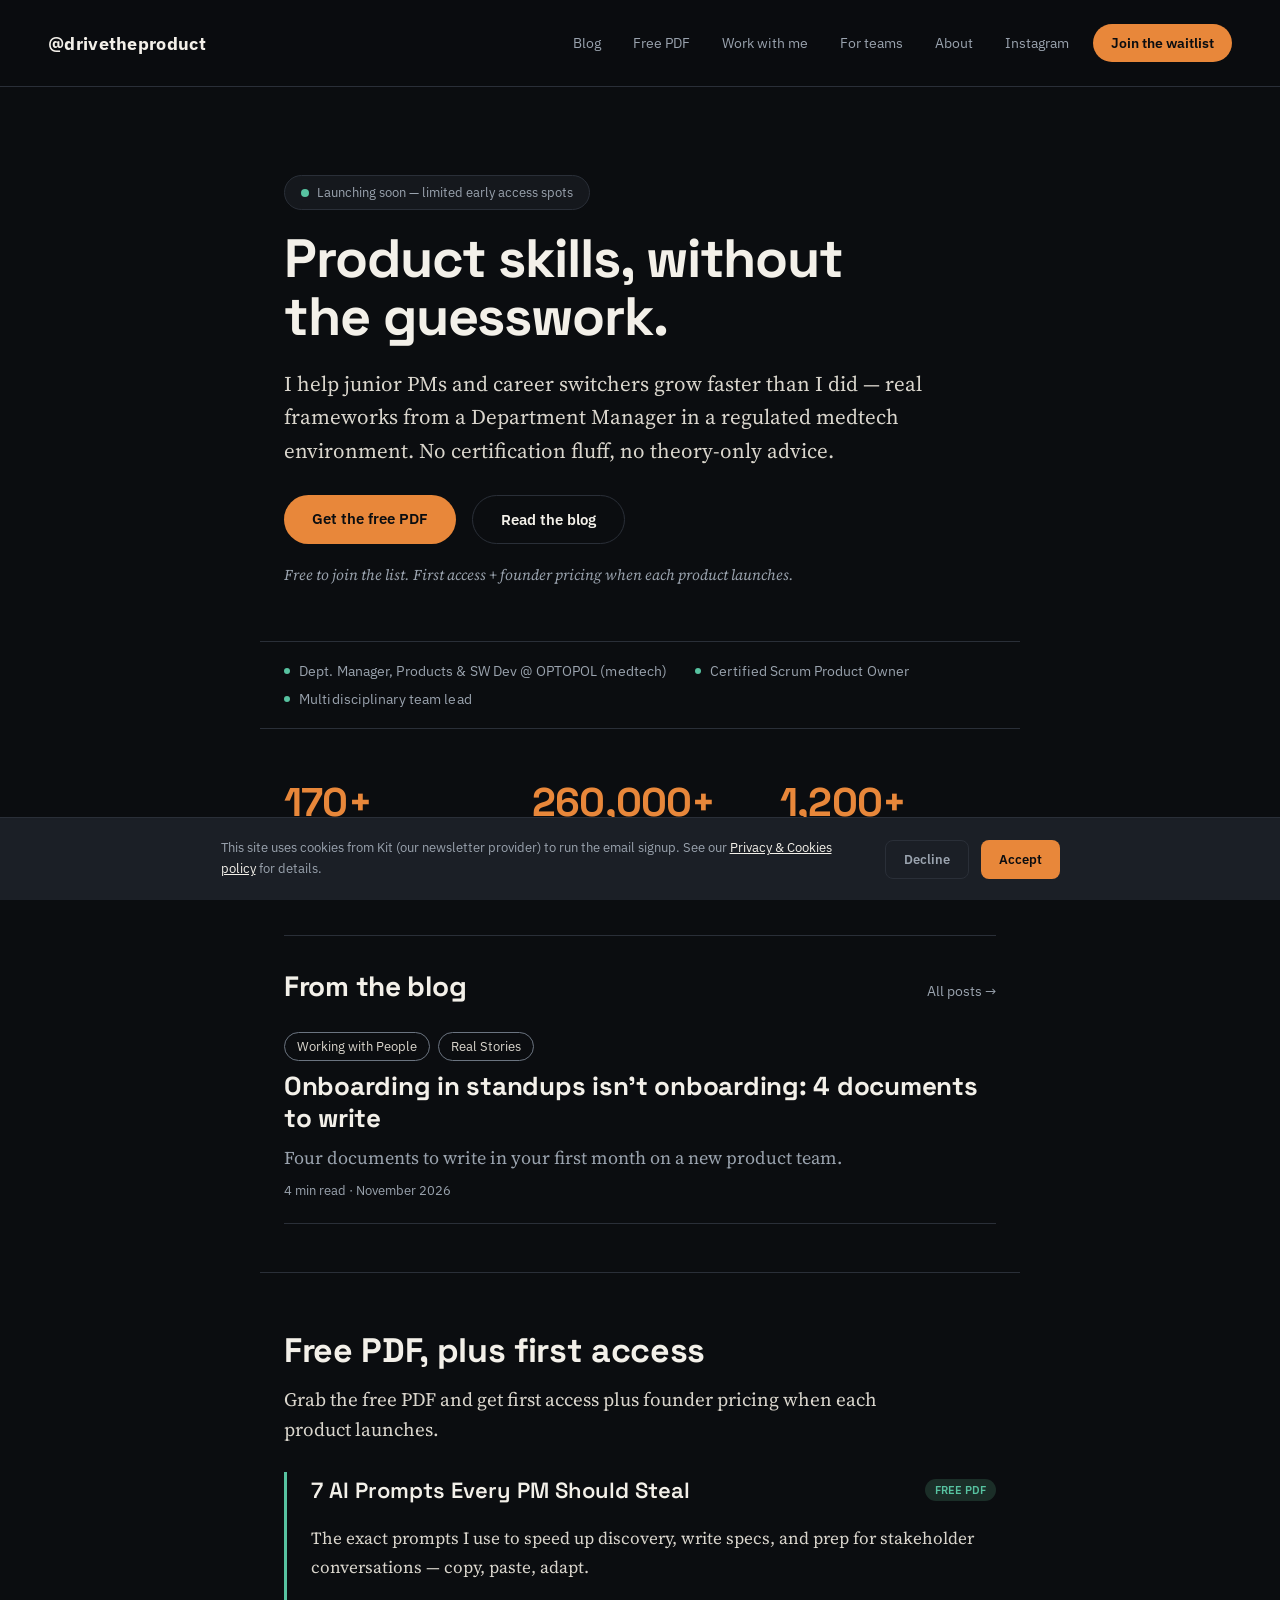
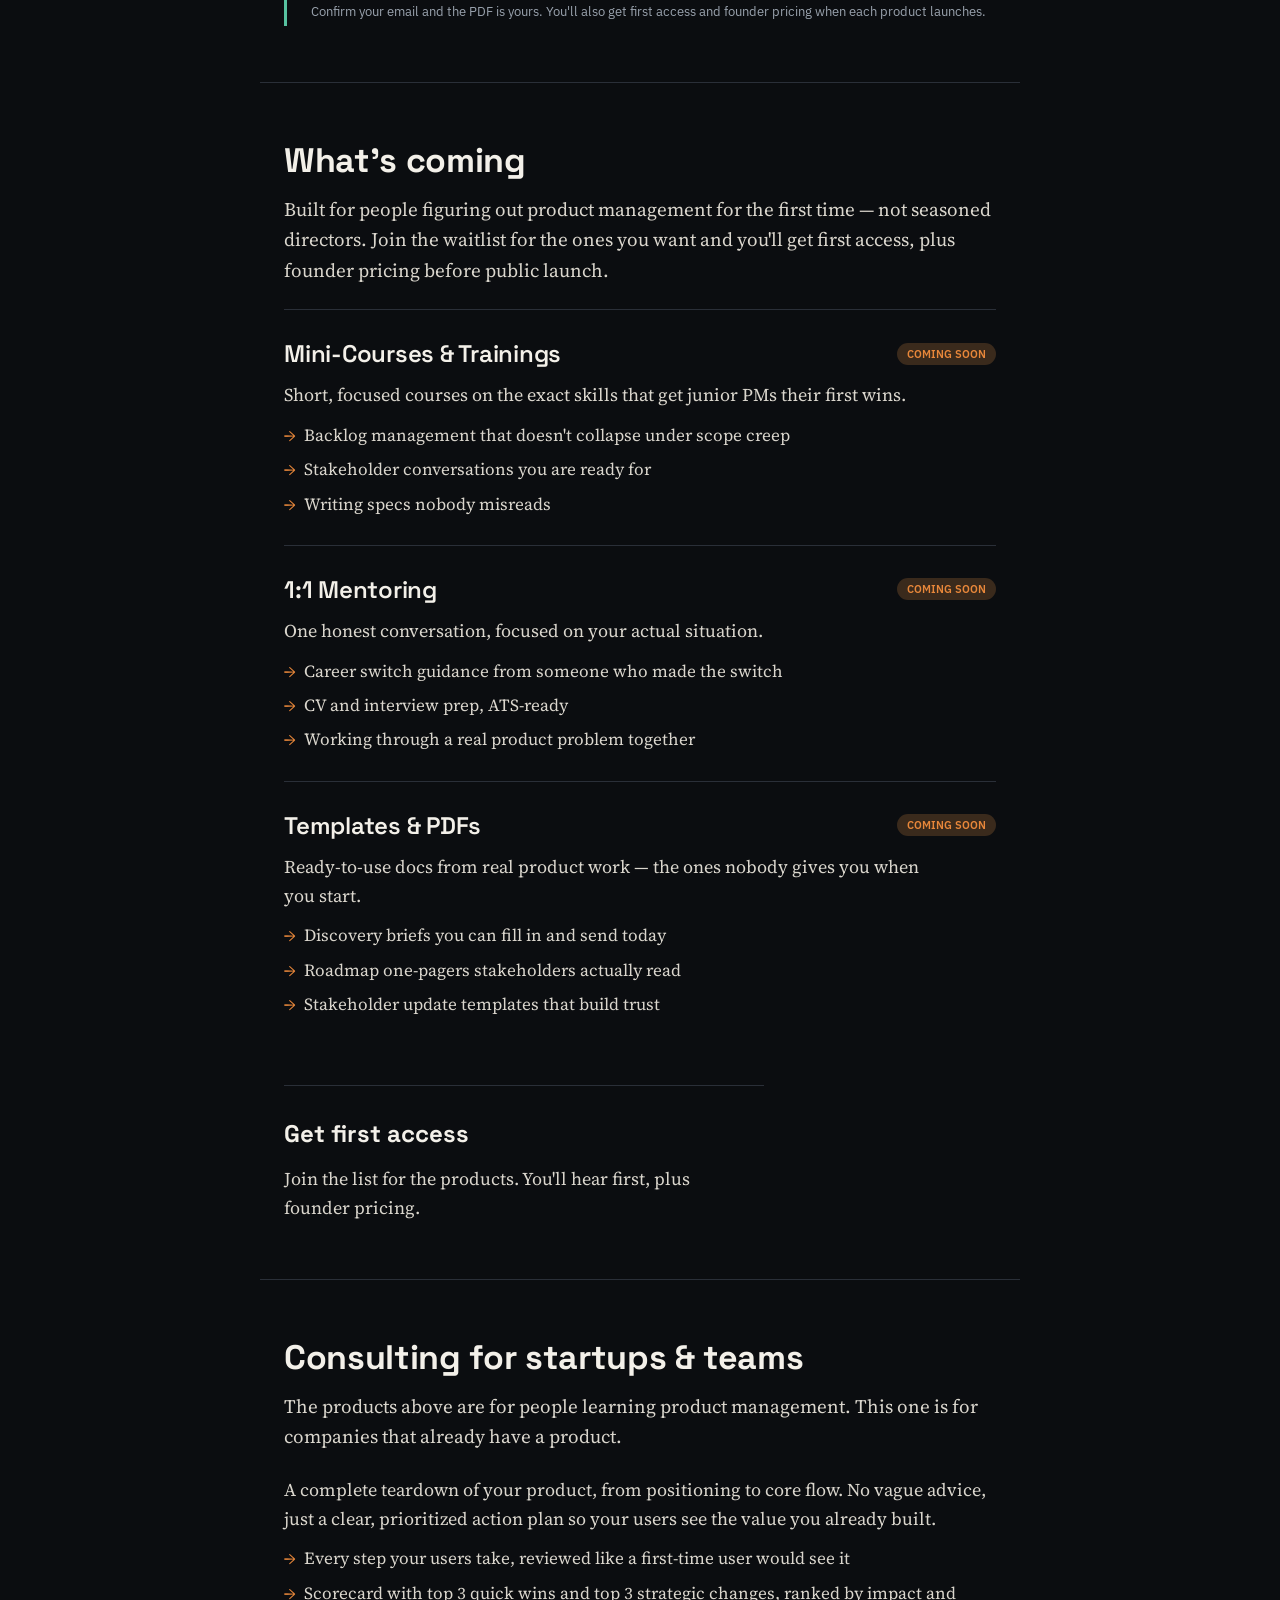
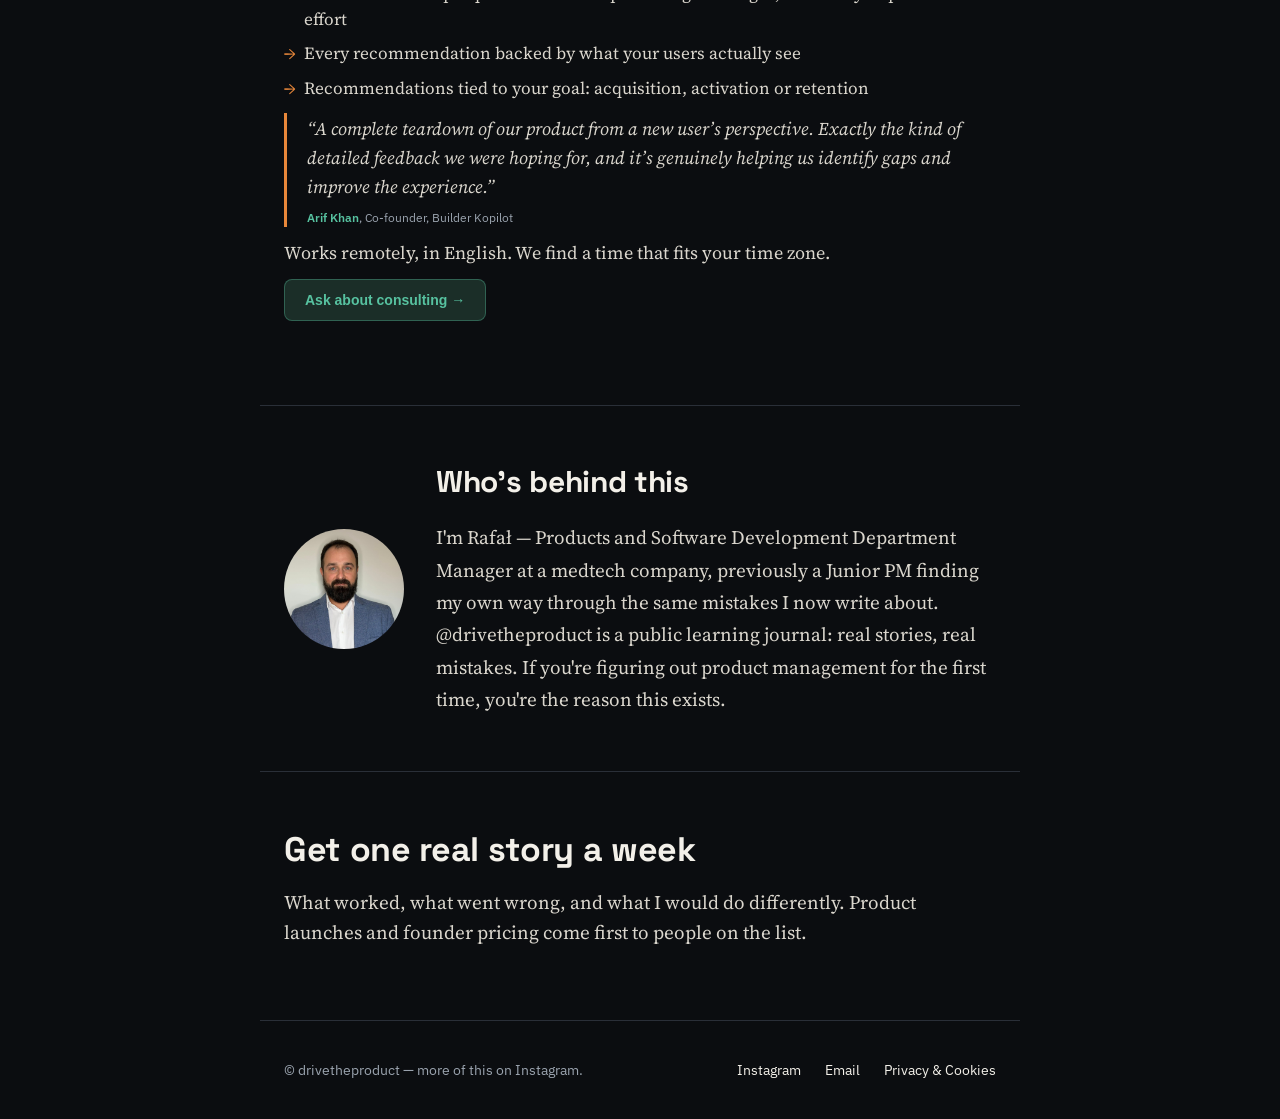
<file: index.html>
<!doctype html>
<html lang="en">
<head>
<meta charset="utf-8">
<meta name="viewport" content="width=device-width, initial-scale=1">
<title>drivetheproduct — Digital Products</title>
<meta name="description" content="I help junior PMs and career switchers grow faster than I did. Digital products from a medtech Department Manager — launching soon.">
<link rel="preconnect" href="https://fonts.googleapis.com">
<link href="https://fonts.googleapis.com/css2?family=Space+Grotesk:wght@500;600;700&family=IBM+Plex+Sans:wght@400;500;600&family=Source+Serif+4:ital,wght@0,400;0,600;1,400&display=swap" rel="stylesheet">
<link rel="stylesheet" href="site.css">
<style>
  .hero{width:100%;padding:96px 48px 80px;display:flex;flex-direction:column;align-items:center;text-align:center;gap:24px;}
  .badge{display:inline-flex;align-items:center;gap:8px;padding:8px 16px;border-radius:999px;border:1px solid var(--line);background:var(--bg-alt);font-size:13px;color:var(--text-muted);}
  .dot{width:8px;height:8px;border-radius:999px;background:var(--teal);}
  .hero h1{font-size:56px;line-height:1.1;max-width:860px;font-weight:700;}
  .hero p{font-size:19px;line-height:1.6;color:var(--text-muted);max-width:620px;margin:0;}
  .hero-cta{display:flex;gap:16px;margin-top:8px;flex-wrap:wrap;justify-content:center;}
  .hero-note{font-size:13px;color:var(--text-muted);margin-top:-8px;}

  .strip{width:100%;padding:32px 48px;border-top:1px solid var(--line);border-bottom:1px solid var(--line);background:var(--bg-alt);display:flex;gap:40px;justify-content:center;flex-wrap:wrap;}
  .strip div{font-size:14px;font-weight:500;color:var(--text);display:flex;align-items:center;gap:9px;letter-spacing:0.1px;}
  .strip-dot{width:6px;height:6px;border-radius:999px;background:var(--teal);flex-shrink:0;}

  .proof{width:100%;padding:56px 48px;display:flex;justify-content:center;}
  .proof-inner{width:100%;max-width:1160px;display:grid;grid-template-columns:repeat(3,minmax(0,1fr));gap:24px;text-align:center;}
  .proof-stat{display:flex;flex-direction:column;gap:6px;}
  .proof-num{font-family:'Space Grotesk',system-ui,sans-serif;font-size:34px;font-weight:700;color:var(--accent);}
  .proof-label{font-size:13px;color:var(--text-muted);}

  .freebies{width:100%;padding:80px 48px;display:flex;flex-direction:column;align-items:center;gap:40px;border-top:1px solid var(--line);border-bottom:1px solid var(--line);background:var(--bg-alt);}
  .freebies-head{text-align:center;display:flex;flex-direction:column;gap:12px;max-width:640px;}
  .freebies-head h2{font-size:32px;font-weight:700;}
  .freebies-head p{font-size:16px;color:var(--text-muted);margin:0;}
  .freebie-card{width:100%;max-width:640px;background:var(--bg-card);border:1px solid var(--line);border-radius:16px;padding:32px;display:flex;flex-direction:column;gap:20px;}
  .freebie-card-head{display:flex;align-items:center;justify-content:space-between;gap:12px;}
  .freebie-card h3{font-size:20px;font-weight:600;}
  .freebie-card p{font-size:14px;line-height:1.6;color:var(--text-muted);margin:0;}
  .freebie-form{display:flex;flex-direction:column;gap:12px;}
  .freebie-form input,.freebie-form textarea{width:100%;padding:12px 14px;border-radius:8px;border:1px solid var(--line-strong);background:var(--bg-alt);color:var(--text);font-family:'IBM Plex Sans',system-ui,sans-serif;font-size:14px;}
  .freebie-form textarea{resize:vertical;min-height:80px;}
  .freebie-form input::placeholder,.freebie-form textarea::placeholder{color:var(--text-muted);}
  .freebie-form button{border:none;cursor:pointer;font-family:'IBM Plex Sans',system-ui,sans-serif;}
  .freebie-note{font-size:12px;color:var(--text-muted);margin:0;}

  .offers{width:100%;padding:88px 48px;display:flex;flex-direction:column;align-items:center;gap:48px;}
  .offers-head{text-align:center;display:flex;flex-direction:column;gap:12px;max-width:640px;}
  .offers-head h2{font-size:36px;font-weight:700;}
  .offers-head p{font-size:16px;color:var(--text-muted);margin:0;}
  .grid{width:100%;max-width:1160px;display:grid;grid-template-columns:repeat(2,minmax(0,1fr));gap:24px;}
  @media (min-width:1000px){.grid{grid-template-columns:repeat(3,minmax(0,1fr));}}
  @media (min-width:721px) and (max-width:999px){.grid .card:last-child{grid-column:1 / -1;}}

  .consulting{width:100%;padding:88px 48px;display:flex;flex-direction:column;align-items:center;gap:40px;background:var(--bg-alt);border-top:1px solid var(--line);border-bottom:1px solid var(--line);}
  .consulting-head{text-align:center;display:flex;flex-direction:column;gap:12px;max-width:640px;}
  .consulting-head h2{font-size:36px;font-weight:700;}
  .consulting-head p{font-size:16px;color:var(--text-muted);margin:0;}
  .consulting .card{width:100%;max-width:760px;}

  .waitlist{width:100%;max-width:440px;display:flex;flex-direction:column;align-items:center;gap:16px;text-align:center;}
  .waitlist h3{font-size:22px;font-weight:700;}
  .waitlist p{font-size:14px;line-height:1.6;color:var(--text-muted);margin:0;}
  /* Fallback styling for the Kit products waitlist embed — loads instantly with our page, doesn't depend on Kit's CDN cache */
  #products-waitlist .formkit-form{width:100% !important;max-width:100% !important;min-width:0 !important;display:flex !important;flex-direction:column !important;align-items:center !important;gap:20px !important;margin:0 !important;padding:0 !important;}
  #products-waitlist .formkit-fields{display:flex !important;flex-direction:column !important;align-items:center !important;gap:20px !important;width:100% !important;margin:0 !important;padding:0 !important;}
  #products-waitlist .formkit-field{width:100% !important;margin:0 !important;padding:0 !important;}
  #products-waitlist .formkit-input{width:100% !important;box-sizing:border-box !important;height:auto !important;line-height:1.4 !important;background:#15181D !important;border:1px solid var(--line-strong) !important;color:#F3F0E9 !important;border-radius:8px !important;padding:16px !important;margin:0 !important;font-family:'IBM Plex Sans',system-ui,sans-serif !important;font-size:16px !important;text-align:center !important;}
  #products-waitlist .formkit-input::placeholder{color:#9AA3AE !important;text-align:center !important;}
  #products-waitlist .formkit-submit{width:100% !important;height:auto !important;line-height:1.4 !important;background:#3A2A1C !important;color:#E8873A !important;border:1px solid rgba(232,135,58,0.35) !important;border-radius:8px !important;padding:20px 16px !important;margin:0 !important;font-weight:700 !important;text-transform:uppercase !important;letter-spacing:0.5px !important;font-family:'IBM Plex Sans',system-ui,sans-serif !important;font-size:16px !important;cursor:pointer !important;}
  #products-waitlist .formkit-submit>span{padding:0 !important;display:block !important;}
  #products-waitlist .formkit-powered-by,#products-waitlist .formkit-powered-by-convertkit-text,#products-waitlist [data-element="powered-by"]{display:none !important;}
  @media (max-width:480px){
    #products-waitlist .formkit-input{padding:12px 14px !important;font-size:16px !important;}
    #products-waitlist .formkit-submit{padding:14px !important;font-size:14px !important;}
  }
  @media (max-width:720px){
    .grid{grid-template-columns:1fr;} .proof-inner{grid-template-columns:1fr;} .hero h1{font-size:38px;} .closing h2{font-size:28px !important;}
  }

  @media (max-width:480px){
    .hero{padding:56px 20px 48px;gap:18px;}
    .hero h1{font-size:28px;}
    .hero p{font-size:15px;}
    .hero-cta{width:100%;}
    .hero-cta a{flex:1 1 auto;text-align:center;}
    .strip{padding:22px 16px;gap:18px;}
    .strip div{font-size:13px;}
    .proof{padding:40px 20px;}
    .freebies{padding:48px 20px;gap:28px;}
    .freebies-head h2{font-size:24px;}
    .freebie-card{padding:20px;}
    .offers{padding:48px 20px;}
    .offers-head h2{font-size:26px;}
    .consulting{padding:48px 20px;gap:28px;}
    .consulting-head h2{font-size:26px;}
    .card{padding:20px;}
    .about{padding:48px 20px;}
    .closing{padding:48px 20px;}
  }

  /* Fallback styling for the Kit freebie/newsletter embed — loads instantly with our page, doesn't depend on Kit's CDN cache */
  #freebies .formkit-form{width:100% !important;max-width:100% !important;min-width:0 !important;display:flex !important;flex-direction:column !important;align-items:center !important;gap:20px !important;margin:0 !important;padding:0 !important;}
  #freebies .formkit-fields{display:flex !important;flex-direction:column !important;align-items:center !important;gap:20px !important;width:100% !important;margin:0 !important;padding:0 !important;}
  #freebies .formkit-field{width:100% !important;margin:0 !important;padding:0 !important;}
  #freebies .formkit-input{width:100% !important;box-sizing:border-box !important;height:auto !important;line-height:1.4 !important;background:#15181D !important;border:1px solid var(--line-strong) !important;color:#F3F0E9 !important;border-radius:8px !important;padding:16px !important;margin:0 !important;font-family:'IBM Plex Sans',system-ui,sans-serif !important;font-size:16px !important;text-align:center !important;}
  #freebies .formkit-input::placeholder{color:#9AA3AE !important;text-align:center !important;}
  #freebies .formkit-submit{width:100% !important;height:auto !important;line-height:1.4 !important;background:#1B2E28 !important;color:#57C2A0 !important;border:1px solid rgba(87,194,160,0.35) !important;border-radius:8px !important;padding:20px 16px !important;margin:0 !important;font-weight:700 !important;text-transform:uppercase !important;letter-spacing:0.5px !important;font-family:'IBM Plex Sans',system-ui,sans-serif !important;font-size:16px !important;cursor:pointer !important;}
  #freebies .formkit-submit>span{padding:0 !important;display:block !important;}
  #freebies .formkit-powered-by,#freebies .formkit-powered-by-convertkit-text,#freebies [data-element="powered-by"]{display:none !important;}
  @media (max-width:480px){
    #freebies .formkit-input{padding:12px 14px !important;font-size:16px !important;}
    #freebies .formkit-submit{padding:14px !important;font-size:14px !important;}
  }
  /* Fallback styling for the Kit closing newsletter embed — loads instantly with our page, doesn't depend on Kit's CDN cache */
  #closing-newsletter .formkit-form{width:100% !important;max-width:100% !important;min-width:0 !important;display:flex !important;flex-direction:column !important;align-items:center !important;gap:20px !important;margin:0 !important;padding:0 !important;}
  #closing-newsletter .formkit-fields{display:flex !important;flex-direction:column !important;align-items:center !important;gap:20px !important;width:100% !important;margin:0 !important;padding:0 !important;}
  #closing-newsletter .formkit-field{width:100% !important;margin:0 !important;padding:0 !important;}
  #closing-newsletter .formkit-input{width:100% !important;box-sizing:border-box !important;height:auto !important;line-height:1.4 !important;background:#15181D !important;border:1px solid var(--line-strong) !important;color:#F3F0E9 !important;border-radius:8px !important;padding:16px !important;margin:0 !important;font-family:'IBM Plex Sans',system-ui,sans-serif !important;font-size:16px !important;text-align:center !important;}
  #closing-newsletter .formkit-input::placeholder{color:#9AA3AE !important;text-align:center !important;}
  #closing-newsletter .formkit-submit{width:100% !important;height:auto !important;line-height:1.4 !important;background:#1B2E28 !important;color:#57C2A0 !important;border:1px solid rgba(87,194,160,0.35) !important;border-radius:8px !important;padding:20px 16px !important;margin:0 !important;font-weight:700 !important;text-transform:uppercase !important;letter-spacing:0.5px !important;font-family:'IBM Plex Sans',system-ui,sans-serif !important;font-size:16px !important;cursor:pointer !important;}
  #closing-newsletter .formkit-submit>span{padding:0 !important;display:block !important;}
  #closing-newsletter .formkit-powered-by,#closing-newsletter .formkit-powered-by-convertkit-text,#closing-newsletter [data-element="powered-by"]{display:none !important;}
  @media (max-width:480px){
    #closing-newsletter .formkit-input{padding:12px 14px !important;font-size:16px !important;}
    #closing-newsletter .formkit-submit{padding:14px !important;font-size:14px !important;}
  }
  .card{background:var(--bg-card);border:1px solid var(--line);border-radius:16px;padding:32px;display:flex;flex-direction:column;gap:16px;}
  .card-head{display:flex;align-items:center;justify-content:space-between;gap:12px;}
  .card h3{font-size:20px;font-weight:600;}
  .card p{font-size:14px;line-height:1.6;color:var(--text-muted);margin:0;}
  .card ul{display:flex;flex-direction:column;gap:8px;}
  .card ul li{font-size:14px;line-height:1.5;color:var(--text);padding-left:20px;position:relative;}
  .card ul li::before{content:"→";position:absolute;left:0;color:var(--accent);font-weight:600;}
  .card-quote{margin:0;padding-top:16px;border-top:1px solid var(--line);display:flex;flex-direction:column;gap:8px;}
  .card-quote blockquote{margin:0;font-size:13px;line-height:1.6;font-style:italic;color:var(--text-muted);}
  .card-quote figcaption{font-size:12px;color:var(--text-muted);}
  .card-quote figcaption strong{color:var(--text);font-weight:600;}
  .card-quote figcaption a{color:var(--teal);text-decoration:none;}
  .card-quote figcaption a:hover{text-decoration:underline;}
  .consulting-modal{position:fixed;inset:0;background:rgba(11,13,16,0.75);display:none;align-items:center;justify-content:center;z-index:1000;padding:20px;overflow-y:auto;}
  .consulting-modal.open{display:flex;}
  .consulting-modal-card{position:relative;width:100%;max-width:520px;max-height:calc(100vh - 40px);overflow-y:auto;background:var(--bg-card);border:1px solid var(--line);border-radius:16px;padding:40px;display:flex;flex-direction:column;gap:18px;}
  .consulting-modal-card h3{font-size:24px;font-weight:600;margin:0;}
  .consulting-modal-card>p{font-size:15px;line-height:1.6;color:var(--text-muted);margin:0;}
  .consulting-modal-card .freebie-form{gap:14px;}
  .consulting-modal-card .freebie-form textarea{min-height:120px;}
  .consulting-modal-close{position:absolute;top:16px;right:16px;background:none;border:none;color:var(--text-muted);font-size:26px;line-height:1;cursor:pointer;padding:6px;}
  .consulting-modal-close:hover{color:var(--text);}
  @media (max-width:480px){
    .consulting-modal{padding:0;align-items:flex-end;}
    .consulting-modal-card{max-width:100%;max-height:calc(100vh - 32px);border-radius:20px 20px 0 0;padding:28px 20px 24px;}
    .consulting-modal-card h3{font-size:20px;}
    .consulting-modal-card>p{font-size:14px;}
    .consulting-modal-card .freebie-form input,
    .consulting-modal-card .freebie-form textarea{font-size:16px;padding:14px;}
    .consulting-modal-card .freebie-form textarea{min-height:100px;}
    .consulting-modal-close{top:12px;right:12px;}
  }

  .about{width:100%;padding:80px 48px;border-top:1px solid var(--line);display:flex;justify-content:center;}
  .about-inner{max-width:720px;display:flex;align-items:center;gap:32px;}
  .about-text{display:flex;flex-direction:column;gap:20px;}
  .about-photo{width:120px;height:120px;border-radius:50%;object-fit:cover;flex-shrink:0;}
  @media (max-width:720px){.about-inner{flex-direction:column;align-items:flex-start;} .about-photo{width:96px;height:96px;}}
  .about h2{font-size:30px;font-weight:700;}
  .about p{font-size:16px;line-height:1.7;color:var(--text-muted);margin:0;}

  .closing{width:100%;padding:80px 48px;display:flex;flex-direction:column;align-items:center;text-align:center;gap:20px;background:var(--bg-alt);border-top:1px solid var(--line);border-bottom:1px solid var(--line);}
  .closing h2{font-size:34px;font-weight:700;max-width:640px;}
  .closing p{font-size:16px;color:var(--text-muted);max-width:520px;margin:0;}
  .closing-newsletter{width:100%;max-width:420px;}


  /* ===== Editorial layer (Medium-inspired): serif reading text, one narrow column, flat sections ===== */
  .hero{max-width:760px;margin:0 auto;align-items:flex-start;text-align:left;padding:88px 24px 56px;gap:20px;}
  .hero h1{font-size:54px;line-height:1.08;letter-spacing:-0.02em;max-width:none;}
  .hero p{font-family:var(--font-serif);font-size:21px;line-height:1.6;color:var(--text-body);max-width:none;}
  .hero-cta{justify-content:flex-start;}
  .hero-note{font-family:var(--font-serif);font-style:italic;font-size:15px;margin-top:0;}
  .strip{max-width:760px;margin:0 auto;background:transparent;padding:20px 24px;justify-content:flex-start;gap:10px 28px;}
  .strip div{font-size:14px;font-weight:400;color:var(--text-muted);}
  .proof{max-width:760px;margin:0 auto;padding:48px 24px;justify-content:flex-start;}
  .proof-inner{max-width:none;text-align:left;gap:32px;}
  .proof-num{font-size:40px;letter-spacing:-0.02em;}
  .proof-label{font-family:var(--font-serif);font-size:15px;line-height:1.5;}
  .home-blog{width:100%;max-width:760px;margin:0 auto;padding:8px 24px 48px;}
  .home-blog-head{display:flex;align-items:baseline;justify-content:space-between;border-top:1px solid var(--line);padding-top:32px;margin-bottom:4px;}
  .home-blog-head h2{font-size:28px;letter-spacing:-0.01em;}
  .home-blog-head .more{font-size:14px;color:var(--text-muted);}
  .home-blog-head .more:hover{color:var(--text);}
  .freebies{max-width:760px;margin:0 auto;background:transparent;border:0;border-top:1px solid var(--line);align-items:flex-start;padding:56px 24px;gap:28px;}
  .freebies-head{text-align:left;max-width:none;}
  .freebies-head h2{font-size:34px;letter-spacing:-0.01em;}
  .freebies-head p{font-family:var(--font-serif);font-size:19px;line-height:1.6;color:var(--text-body);}
  .freebie-card{max-width:none;background:transparent;border:0;border-left:3px solid var(--teal);border-radius:0;padding:4px 0 4px 24px;}
  .freebie-card h3{font-size:22px;}
  .freebie-card p{font-family:var(--font-serif);font-size:17px;line-height:1.65;color:var(--text-body);}
  .freebie-card .freebie-note{font-family:'IBM Plex Sans',system-ui,sans-serif;font-size:13px;color:var(--text-muted);}
  .offers{max-width:760px;margin:0 auto;align-items:flex-start;padding:56px 24px;gap:8px;border-top:1px solid var(--line);}
  .offers-head{text-align:left;max-width:none;margin-bottom:16px;}
  .offers-head h2{font-size:34px;letter-spacing:-0.01em;}
  .offers-head p{font-family:var(--font-serif);font-size:19px;line-height:1.6;color:var(--text-body);}
  .grid{grid-template-columns:1fr;gap:0;max-width:none;}
  .grid .card:last-child{grid-column:auto;}
  .card{background:transparent;border:0;border-top:1px solid var(--line);border-radius:0;padding:28px 0;gap:12px;}
  .card h3{font-size:24px;letter-spacing:-0.01em;}
  .card p{font-family:var(--font-serif);font-size:18px;line-height:1.6;color:var(--text-body);}
  .card ul li{font-family:var(--font-serif);font-size:17px;line-height:1.55;color:var(--text-body);}
  .waitlist{max-width:480px;align-items:flex-start;text-align:left;margin-top:32px;padding-top:32px;border-top:1px solid var(--line);}
  .waitlist h3{font-size:24px;}
  .waitlist p{font-family:var(--font-serif);font-size:18px;color:var(--text-body);}
  .consulting{max-width:760px;margin:0 auto;background:transparent;border:0;border-top:1px solid var(--line);align-items:flex-start;padding:56px 24px;gap:24px;}
  .consulting-head{text-align:left;max-width:none;}
  .consulting-head h2{font-size:34px;letter-spacing:-0.01em;}
  .consulting-head p{font-family:var(--font-serif);font-size:19px;line-height:1.6;color:var(--text-body);}
  .consulting .card{max-width:none;border-top:0;padding-top:0;}
  .card-quote{border-top:0;border-left:3px solid var(--accent);padding:2px 0 2px 20px;}
  .card-quote blockquote{font-family:var(--font-serif);font-size:18px;line-height:1.6;color:var(--text-body);}
  .about{max-width:760px;margin:0 auto;border-top:1px solid var(--line);padding:56px 24px;justify-content:flex-start;}
  .about-inner{max-width:none;}
  .about h2{font-size:30px;letter-spacing:-0.01em;}
  .about p{font-family:var(--font-serif);font-size:19px;line-height:1.7;color:var(--text-body);}
  .closing{max-width:760px;margin:0 auto;background:transparent;border:0;border-top:1px solid var(--line);align-items:flex-start;text-align:left;padding:56px 24px;gap:16px;}
  .closing h2{max-width:none;font-size:34px;letter-spacing:-0.01em;}
  .closing p{max-width:none;font-family:var(--font-serif);font-size:19px;line-height:1.6;color:var(--text-body);}
  .closing-newsletter{max-width:420px;}
  .consulting .btn-card{align-self:flex-start;}
  @media (max-width:720px){
    .hero{padding:56px 20px 40px;}
    .hero h1{font-size:36px;}
    .hero p{font-size:19px;}
    .strip,.proof,.freebies,.offers,.consulting,.about,.closing,.home-blog{padding-left:20px;padding-right:20px;}
    .freebies,.offers,.consulting,.about,.closing{padding-top:40px;padding-bottom:40px;}
    .freebies-head h2,.offers-head h2,.consulting-head h2,.closing h2{font-size:28px;}
    .proof-num{font-size:32px;}
    .card p,.freebies-head p,.offers-head p,.consulting-head p,.about p,.closing p{font-size:17px;}
    .freebie-card{padding-left:16px;}
  }
  @media (max-width:480px){
    .hero h1{font-size:32px;}
    .hero p{font-size:18px;}
  }
</style>
</head>
<body>
  <a class="skip-link" href="#main">Skip to content</a>
  <div class="consulting-modal" id="consultingModal">
    <div class="consulting-modal-card" role="dialog" aria-modal="true" aria-labelledby="consultingTitle">
      <button type="button" class="consulting-modal-close" id="consultingCloseBtn" aria-label="Close">&times;</button>
      <h3 id="consultingTitle">Ask about consulting</h3>
      <p>It's just me on the other end of this — happy to hear whatever's on your mind.</p>
      <form class="freebie-form" id="consultingForm" action="https://formspree.io/f/xnpnoody" method="POST">
        <input type="text" name="name" placeholder="Your name" required>
        <textarea name="message" placeholder="What do you need help with?" required rows="3"></textarea>
        <input type="hidden" name="_subject" value="New consulting inquiry — drivetheproduct.pm">
        <button type="submit" class="btn-card btn-card-teal">Send &rarr;</button>
      </form>
      <p class="freebie-note" id="consultingSuccess" style="display:none;">Thanks — I'll get back to you soon.</p>
    </div>
  </div>

  <nav class="nav">
    <div style="font-size:18px;font-weight:700;letter-spacing:0.3px;">@drivetheproduct</div>
    <div class="nav-right">
      <button class="nav-toggle" id="navToggle" aria-label="Toggle menu" aria-expanded="false">&#9776;</button>
      <div class="nav-links" id="navLinks">
        <a href="/blog/">Blog</a>
        <a href="#freebies">Free PDF</a>
        <a href="#offers">Work with me</a>
        <a href="#consulting">For teams</a>
        <a href="#about">About</a>
        <a href="https://instagram.com/drivetheproduct">Instagram</a>
      </div>
      <a class="btn-accent" href="#freebies">Join the waitlist</a>
    </div>
  </nav>

  <main id="main">
  <section class="hero">
    <div class="badge"><span class="dot"></span>Launching soon — limited early access spots</div>
    <h1>Product skills, without the guesswork.</h1>
    <p>I help junior PMs and career switchers grow faster than I did — real frameworks from a Department Manager in a regulated medtech environment. No certification fluff, no theory-only advice.</p>
    <div class="hero-cta">
      <a class="btn-primary" href="#freebies">Get the free PDF</a>
      <a class="btn-secondary" href="/blog/">Read the blog</a>
    </div>
    <div class="hero-note">Free to join the list. First access + founder pricing when each product launches.</div>
  </section>

  <div class="strip">
    <div><span class="strip-dot"></span>Dept. Manager, Products &amp; SW Dev @ OPTOPOL (medtech)</div>
    <div><span class="strip-dot"></span>Certified Scrum Product Owner</div>
    <div><span class="strip-dot"></span>Multidisciplinary team lead</div>
  </div>

  <section class="proof">
    <div class="proof-inner">
      <div class="proof-stat">
        <div class="proof-num">170+</div>
        <div class="proof-label">posts breaking down real PM/PO work — no theory</div>
      </div>
      <div class="proof-stat">
        <div class="proof-num">260,000+</div>
        <div class="proof-label">monthly views from junior PMs and career switchers</div>
      </div>
      <div class="proof-stat">
        <div class="proof-num">1,200+</div>
        <div class="proof-label">people following the journey, growing every week</div>
      </div>
    </div>
  </section>

  <section id="blog" class="home-blog">
    <div class="home-blog-head">
      <h2>From the blog</h2>
      <a class="more" href="/blog/">All posts &rarr;</a>
    </div>
    <a class="post-row" href="/blog/new-pm-onboarding-4-documents.html">
      <div class="post-tags"><span class="tag">Working with People</span><span class="tag">Real Stories</span></div>
      <h3>Onboarding in standups isn't onboarding: 4 documents to write</h3>
      <p>Four documents to write in your first month on a new product team.</p>
      <div class="post-meta">4 min read &middot; November 2026</div>
    </a>
  </section>

  <section id="freebies" class="freebies">
    <div class="freebies-head">
      <h2>Free PDF, plus first access</h2>
      <p>Grab the free PDF and get first access plus founder pricing when each product launches.</p>
    </div>

    <div class="freebie-card">
      <div class="freebie-card-head">
        <h3>7 AI Prompts Every PM Should Steal</h3>
        <span class="pill pill-teal">FREE PDF</span>
      </div>
      <p>The exact prompts I use to speed up discovery, write specs, and prep for stakeholder conversations — copy, paste, adapt.</p>
      <script async data-uid="9d0b7f2013" src="https://drivetheproduct.kit.com/9d0b7f2013/index.js"></script>
      <p class="freebie-note">Confirm your email and the PDF is yours. You'll also get first access and founder pricing when each product launches.</p>
    </div>
  </section>

  <section id="offers" class="offers">
    <div class="offers-head">
      <h2>What's coming</h2>
      <p>Built for people figuring out product management for the first time — not seasoned directors. Join the waitlist for the ones you want and you'll get first access, plus founder pricing before public launch.</p>
    </div>

    <div class="grid">
      <div class="card">
        <div class="card-head">
          <h3>Mini-Courses &amp; Trainings</h3>
          <span class="pill pill-accent">COMING SOON</span>
        </div>
        <p>Short, focused courses on the exact skills that get junior PMs their first wins.</p>
        <ul>
          <li>Backlog management that doesn't collapse under scope creep</li>
          <li>Stakeholder conversations you are ready for</li>
          <li>Writing specs nobody misreads</li>
        </ul>
      </div>

      <div class="card">
        <div class="card-head">
          <h3>1:1 Mentoring</h3>
          <span class="pill pill-accent">COMING SOON</span>
        </div>
        <p>One honest conversation, focused on your actual situation.</p>
        <ul>
          <li>Career switch guidance from someone who made the switch</li>
          <li>CV and interview prep, ATS-ready</li>
          <li>Working through a real product problem together</li>
        </ul>
      </div>

      <div class="card">
        <div class="card-head">
          <h3>Templates &amp; PDFs</h3>
          <span class="pill pill-accent">COMING SOON</span>
        </div>
        <p>Ready-to-use docs from real product work — the ones nobody gives you when you start.</p>
        <ul>
          <li>Discovery briefs you can fill in and send today</li>
          <li>Roadmap one-pagers stakeholders actually read</li>
          <li>Stakeholder update templates that build trust</li>
        </ul>
      </div>
    </div>

    <div class="waitlist" id="products-waitlist">
      <h3>Get first access</h3>
      <p>Join the list for the products. You'll hear first, plus founder pricing.</p>
      <script async data-uid="0254f3bf76" src="https://drivetheproduct.kit.com/0254f3bf76/index.js"></script>
    </div>
  </section>

  <section id="consulting" class="consulting">
    <div class="consulting-head">
      <h2>Consulting for startups &amp; teams</h2>
      <p>The products above are for people learning product management. This one is for companies that already have a product.</p>
    </div>

    <div class="card">
        <p>A complete teardown of your product, from positioning to core flow. No vague advice, just a clear, prioritized action plan so your users see the value you already built.</p>
        <ul>
          <li>Every step your users take, reviewed like a first-time user would see it</li>
          <li>Scorecard with top 3 quick wins and top 3 strategic changes, ranked by impact and effort</li>
          <li>Every recommendation backed by what your users actually see</li>
          <li>Recommendations tied to your goal: acquisition, activation or retention</li>
        </ul>
        <figure class="card-quote">
          <blockquote>&ldquo;A complete teardown of our product from a new user&rsquo;s perspective. Exactly the kind of detailed feedback we were hoping for, and it&rsquo;s genuinely helping us identify gaps and improve the experience.&rdquo;</blockquote>
          <figcaption><strong><a href="https://www.instagram.com/_arif.khan._/" target="_blank" rel="noopener">Arif Khan</a></strong>, Co-founder, Builder Kopilot</figcaption>
        </figure>
        <p>Works remotely, in English. We find a time that fits your time zone.</p>
        <button type="button" class="btn-card btn-card-teal" id="consultingOpenBtn">Ask about consulting &rarr;</button>
    </div>
  </section>

  <section id="about" class="about">
    <div class="about-inner">
      <img class="about-photo" src="img/rafal.jpg" width="120" height="120" alt="Rafał Będkowski" loading="lazy">
      <div class="about-text">
      <h2>Who's behind this</h2>
      <p>I'm Rafał — Products and Software Development Department Manager at a medtech company, previously a Junior PM finding my own way through the same mistakes I now write about. @drivetheproduct is a public learning journal: real stories, real mistakes. If you're figuring out product management for the first time, you're the reason this exists.</p>
      </div>
    </div>
  </section>

  <section class="closing">
    <h2>Get one real story a week</h2>
    <p>What worked, what went wrong, and what I would do differently. Product launches and founder pricing come first to people on the list.</p>
    <div class="closing-newsletter" id="closing-newsletter">
      <script async data-uid="ba836fe4b6" src="https://drivetheproduct.kit.com/ba836fe4b6/index.js"></script>
    </div>
  </section>
  </main>

  <footer>
    <div class="copy">&copy; drivetheproduct — more of this on Instagram.</div>
    <div class="links">
      <a href="https://instagram.com/drivetheproduct">Instagram</a>
      <a href="mailto:drivetheproduct@gmail.com">Email</a>
      <a href="privacy.html">Privacy &amp; Cookies</a>
    </div>
  </footer>

  <div class="cookie-bar" id="cookieBar">
    <p>This site uses cookies from Kit (our newsletter provider) to run the email signup. See our <a href="privacy.html">Privacy &amp; Cookies policy</a> for details.</p>
    <div class="cookie-bar-actions">
      <button class="cookie-btn cookie-btn-decline" id="cookieDecline" type="button">Decline</button>
      <button class="cookie-btn cookie-btn-accept" id="cookieAccept" type="button">Accept</button>
    </div>
  </div>

  <script>
    (function(){
      var consultingModal = document.getElementById('consultingModal');
      var consultingOpenBtn = document.getElementById('consultingOpenBtn');
      var consultingCloseBtn = document.getElementById('consultingCloseBtn');
      var consultingForm = document.getElementById('consultingForm');
      var consultingSuccess = document.getElementById('consultingSuccess');
      var consultingLastFocus = null;
      function openConsultingModal(){
        if(!consultingModal) return;
        consultingLastFocus = document.activeElement;
        consultingModal.classList.add('open');
        document.body.style.overflow = 'hidden';
        var nameInput = consultingForm ? consultingForm.querySelector('input[name="name"]') : null;
        if(nameInput){ nameInput.focus(); }
      }
      function closeConsultingModal(){
        if(!consultingModal) return;
        var wasOpen = consultingModal.classList.contains('open');
        consultingModal.classList.remove('open');
        document.body.style.overflow = '';
        if(wasOpen && consultingLastFocus && consultingLastFocus.focus){ consultingLastFocus.focus(); }
      }
      if(consultingOpenBtn){
        consultingOpenBtn.addEventListener('click', openConsultingModal);
      }
      if(consultingCloseBtn){
        consultingCloseBtn.addEventListener('click', closeConsultingModal);
      }
      if(consultingModal){
        consultingModal.addEventListener('click', function(e){
          if(e.target === consultingModal){ closeConsultingModal(); }
        });
      }
      document.addEventListener('keydown', function(e){
        if(e.key === 'Escape'){ closeConsultingModal(); }
        if(e.key === 'Tab' && consultingModal && consultingModal.classList.contains('open')){
          var items = Array.prototype.filter.call(
            consultingModal.querySelectorAll('button, a[href], input, textarea, select'),
            function(el){ return !el.disabled && el.offsetParent !== null; }
          );
          if(!items.length) return;
          var first = items[0], last = items[items.length - 1];
          if(!consultingModal.contains(document.activeElement)){ e.preventDefault(); first.focus(); }
          else if(e.shiftKey && document.activeElement === first){ e.preventDefault(); last.focus(); }
          else if(!e.shiftKey && document.activeElement === last){ e.preventDefault(); first.focus(); }
        }
      });
      if(consultingForm){
        consultingForm.addEventListener('submit', function(e){
          e.preventDefault();
          var submitBtn = consultingForm.querySelector('button[type="submit"]');
          var originalText = submitBtn ? submitBtn.textContent : '';
          if(submitBtn){ submitBtn.textContent = 'Sending...'; submitBtn.disabled = true; }
          fetch(consultingForm.action, {
            method: 'POST',
            body: new FormData(consultingForm),
            headers: { 'Accept': 'application/json' }
          }).then(function(response){
            if(response.ok){
              consultingForm.style.display = 'none';
              if(consultingSuccess){ consultingSuccess.style.display = 'block'; }
            } else {
              throw new Error('Submission failed');
            }
          }).catch(function(){
            if(submitBtn){ submitBtn.textContent = originalText; submitBtn.disabled = false; }
            alert('Something went wrong — please try again or email drivetheproduct@gmail.com directly.');
          });
        });
      }
    })();
  </script>

  <script src="site.js" defer></script>

</body>
</html>
</file>
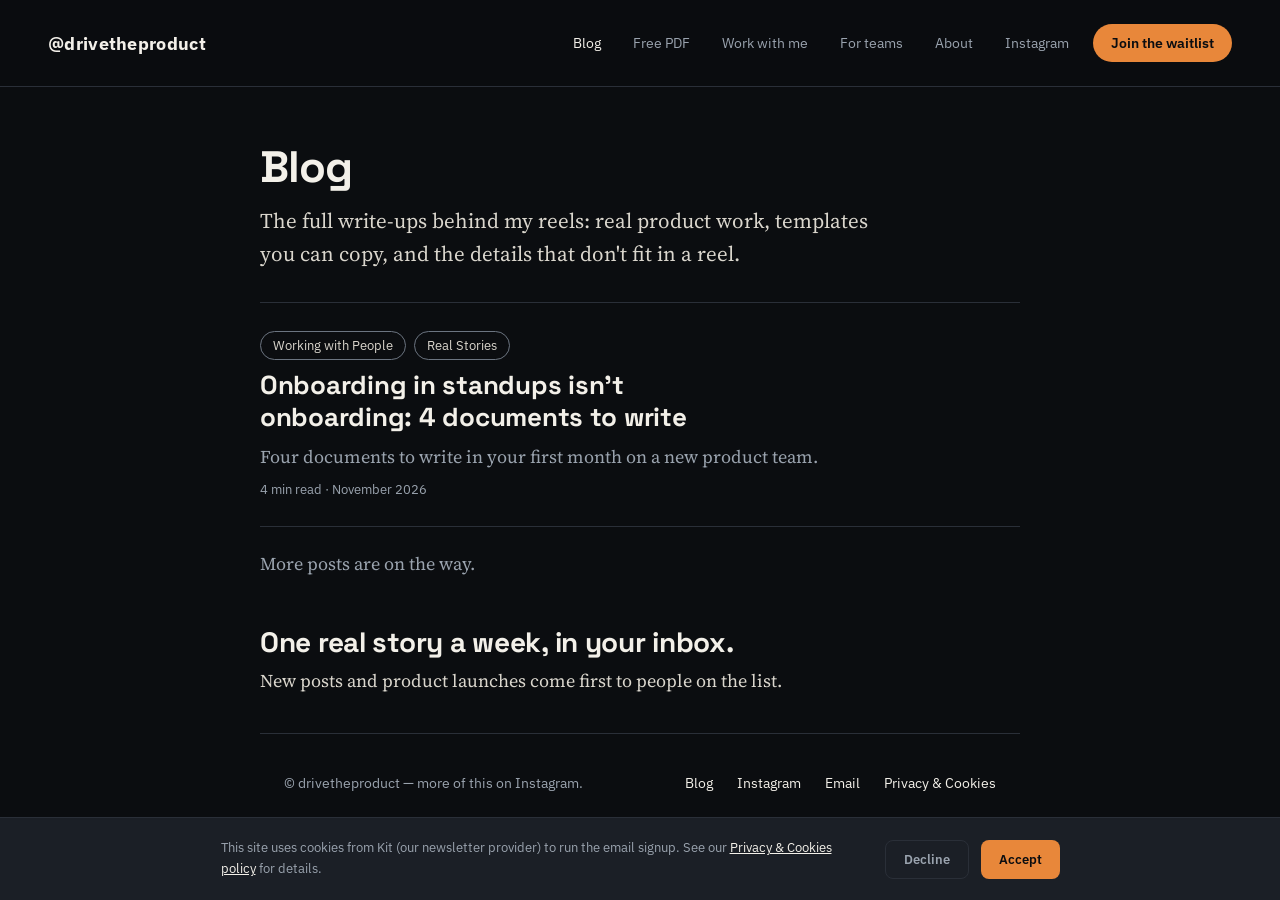
<file: blog/index.html>
<!doctype html>
<html lang="en">
<head>
<meta charset="utf-8">
<meta name="viewport" content="width=device-width, initial-scale=1">
<title>Blog | drivetheproduct</title>
<meta name="description" content="The full write-ups behind the reels: real product work, templates you can copy, and what I learned doing it.">
<link rel="canonical" href="https://drivetheproduct.pm/blog/">
<link rel="preconnect" href="https://fonts.googleapis.com">
<link href="https://fonts.googleapis.com/css2?family=Space+Grotesk:wght@500;600;700&family=IBM+Plex+Sans:wght@400;500;600&family=Source+Serif+4:ital,wght@0,400;0,600;1,400&display=swap" rel="stylesheet">
<link rel="stylesheet" href="/site.css">
<link rel="stylesheet" href="/blog/blog.css">
</head>
<body>
  <a class="skip-link" href="#main">Skip to content</a>

  <nav class="nav">
    <a href="/" style="font-size:18px;font-weight:700;letter-spacing:0.3px;">@drivetheproduct</a>
    <div class="nav-right">
      <button class="nav-toggle" id="navToggle" aria-label="Toggle menu" aria-expanded="false">&#9776;</button>
      <div class="nav-links" id="navLinks">
        <a href="/blog/" aria-current="page">Blog</a>
        <a href="/#freebies">Free PDF</a>
        <a href="/#offers">Work with me</a>
        <a href="/#consulting">For teams</a>
        <a href="/#about">About</a>
        <a href="https://instagram.com/drivetheproduct">Instagram</a>
      </div>
      <a class="btn-accent" href="/#freebies">Join the waitlist</a>
    </div>
  </nav>

  <main id="main" class="page">
    <header class="blog-head blog-list">
      <h1>Blog</h1>
      <p class="blog-intro">The full write-ups behind my reels: real product work, templates you can copy, and the details that don't fit in a reel.</p>
    </header>

    <section class="blog-list" aria-label="Posts">
      <a class="post-row" href="/blog/new-pm-onboarding-4-documents.html">
        <div class="post-tags"><span class="tag">Working with People</span><span class="tag">Real Stories</span></div>
        <h2>Onboarding in standups isn't onboarding: 4 documents to write</h2>
        <p>Four documents to write in your first month on a new product team.</p>
        <div class="post-meta">4 min read &middot; November 2026</div>
      </a>
      <p class="blog-more">More posts are on the way.</p>
    </section>

    <section class="blog-sub" aria-labelledby="sub-title">
      <h2 id="sub-title">One real story a week, in your inbox.</h2>
      <p>New posts and product launches come first to people on the list.</p>
      <div class="kit-slot">
        <script async data-uid="ba836fe4b6" src="https://drivetheproduct.kit.com/ba836fe4b6/index.js"></script>
      </div>
    </section>
  </main>

  <footer>
    <div class="copy">&copy; drivetheproduct — more of this on Instagram.</div>
    <div class="links">
      <a href="/blog/">Blog</a>
      <a href="https://instagram.com/drivetheproduct">Instagram</a>
      <a href="mailto:drivetheproduct@gmail.com">Email</a>
      <a href="/privacy.html">Privacy &amp; Cookies</a>
    </div>
  </footer>

  <div class="cookie-bar" id="cookieBar">
    <p>This site uses cookies from Kit (our newsletter provider) to run the email signup. See our <a href="/privacy.html">Privacy &amp; Cookies policy</a> for details.</p>
    <div class="cookie-bar-actions">
      <button class="cookie-btn cookie-btn-decline" id="cookieDecline" type="button">Decline</button>
      <button class="cookie-btn cookie-btn-accept" id="cookieAccept" type="button">Accept</button>
    </div>
  </div>

  <script src="/site.js" defer></script>
</body>
</html>
</file>
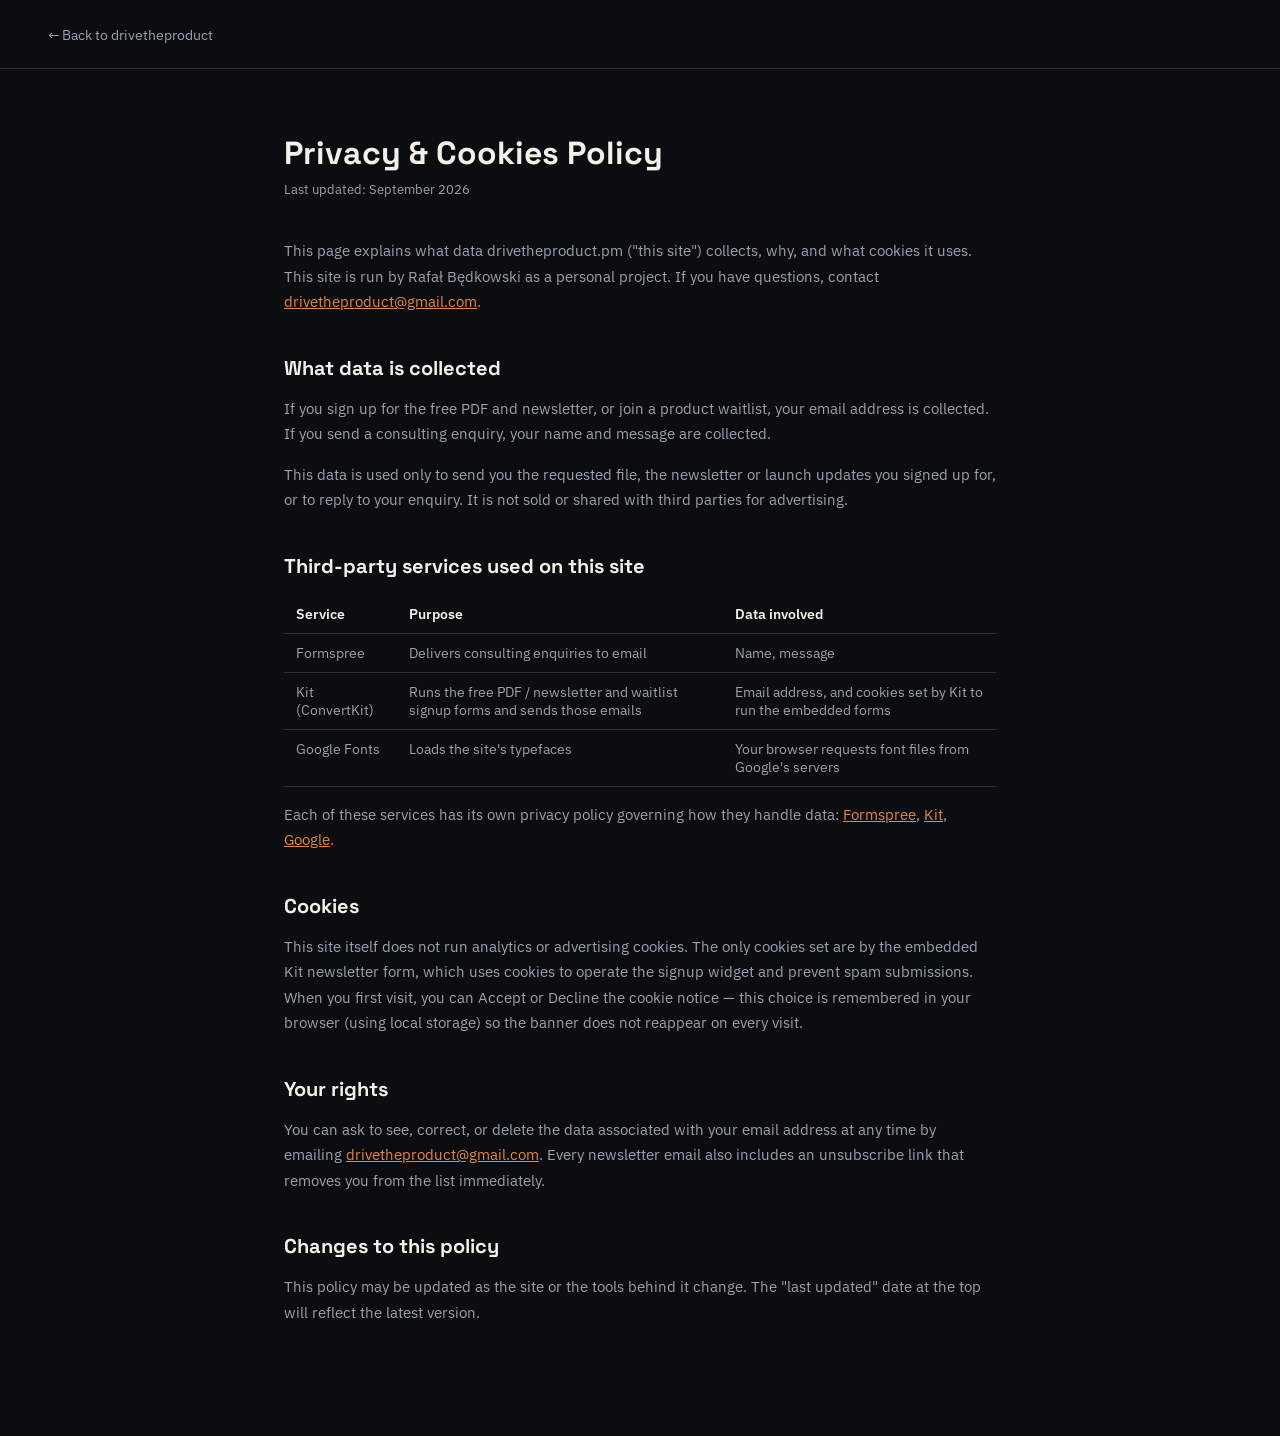
<file: privacy.html>
<!doctype html>
<html lang="en">
<head>
<meta charset="utf-8">
<meta name="viewport" content="width=device-width, initial-scale=1">
<title>Privacy &amp; Cookies — drivetheproduct</title>
<meta name="description" content="Privacy and cookie policy for drivetheproduct.pm">
<link rel="preconnect" href="https://fonts.googleapis.com">
<link href="https://fonts.googleapis.com/css2?family=Space+Grotesk:wght@500;600;700&family=IBM+Plex+Sans:wght@400;500;600&display=swap" rel="stylesheet">
<style>
  :root{
    --bg:#0B0D10;
    --bg-alt:#15181D;
    --bg-card:#1B1F26;
    --line:#2A2F38;
    --text:#F3F0E9;
    --text-muted:#9AA3AE;
    --accent:#E8873A;
  }
  *{box-sizing:border-box;}
  body{margin:0;background:var(--bg);color:var(--text);font-family:'IBM Plex Sans',system-ui,sans-serif;}
  h1,h2{font-family:'Space Grotesk',system-ui,sans-serif;margin:0;}
  a{color:var(--accent);}
  .nav{width:100%;padding:24px 48px;border-bottom:1px solid var(--line);}
  .nav a{color:var(--text-muted);font-size:14px;text-decoration:none;}
  .wrap{max-width:760px;margin:0 auto;padding:64px 24px 96px;}
  h1{font-size:32px;margin-bottom:8px;}
  .updated{font-size:13px;color:var(--text-muted);margin-bottom:40px;}
  h2{font-size:20px;margin-top:40px;margin-bottom:12px;}
  p,li{font-size:15px;line-height:1.7;color:var(--text-muted);}
  ul{padding-left:20px;margin:12px 0;}
  table{width:100%;border-collapse:collapse;margin-top:16px;font-size:14px;}
  th,td{text-align:left;padding:10px 12px;border-bottom:1px solid var(--line);color:var(--text-muted);vertical-align:top;}
  th{color:var(--text);font-weight:600;}
</style>
</head>
<body>

  <nav class="nav"><a href="index.html">&larr; Back to drivetheproduct</a></nav>

  <div class="wrap">
    <h1>Privacy &amp; Cookies Policy</h1>
    <div class="updated">Last updated: September 2026</div>

    <p>This page explains what data drivetheproduct.pm ("this site") collects, why, and what cookies it uses. This site is run by Rafał Będkowski as a personal project. If you have questions, contact <a href="mailto:drivetheproduct@gmail.com">drivetheproduct@gmail.com</a>.</p>

    <h2>What data is collected</h2>
    <p>If you sign up for the free PDF and newsletter, or join a product waitlist, your email address is collected. If you send a consulting enquiry, your name and message are collected.</p>
    <p>This data is used only to send you the requested file, the newsletter or launch updates you signed up for, or to reply to your enquiry. It is not sold or shared with third parties for advertising.</p>

    <h2>Third-party services used on this site</h2>
    <table>
      <tr><th>Service</th><th>Purpose</th><th>Data involved</th></tr>
      <tr><td>Formspree</td><td>Delivers consulting enquiries to email</td><td>Name, message</td></tr>
      <tr><td>Kit (ConvertKit)</td><td>Runs the free PDF / newsletter and waitlist signup forms and sends those emails</td><td>Email address, and cookies set by Kit to run the embedded forms</td></tr>
      <tr><td>Google Fonts</td><td>Loads the site's typefaces</td><td>Your browser requests font files from Google's servers</td></tr>
    </table>
    <p>Each of these services has its own privacy policy governing how they handle data: <a href="https://formspree.io/legal/privacy-policy/" target="_blank" rel="noopener">Formspree</a>, <a href="https://www.kit.com/privacy" target="_blank" rel="noopener">Kit</a>, <a href="https://policies.google.com/privacy" target="_blank" rel="noopener">Google</a>.</p>

    <h2>Cookies</h2>
    <p>This site itself does not run analytics or advertising cookies. The only cookies set are by the embedded Kit newsletter form, which uses cookies to operate the signup widget and prevent spam submissions. When you first visit, you can Accept or Decline the cookie notice — this choice is remembered in your browser (using local storage) so the banner does not reappear on every visit.</p>

    <h2>Your rights</h2>
    <p>You can ask to see, correct, or delete the data associated with your email address at any time by emailing <a href="mailto:drivetheproduct@gmail.com">drivetheproduct@gmail.com</a>. Every newsletter email also includes an unsubscribe link that removes you from the list immediately.</p>

    <h2>Changes to this policy</h2>
    <p>This policy may be updated as the site or the tools behind it change. The "last updated" date at the top will reflect the latest version.</p>
  </div>

</body>
</html>
</file>
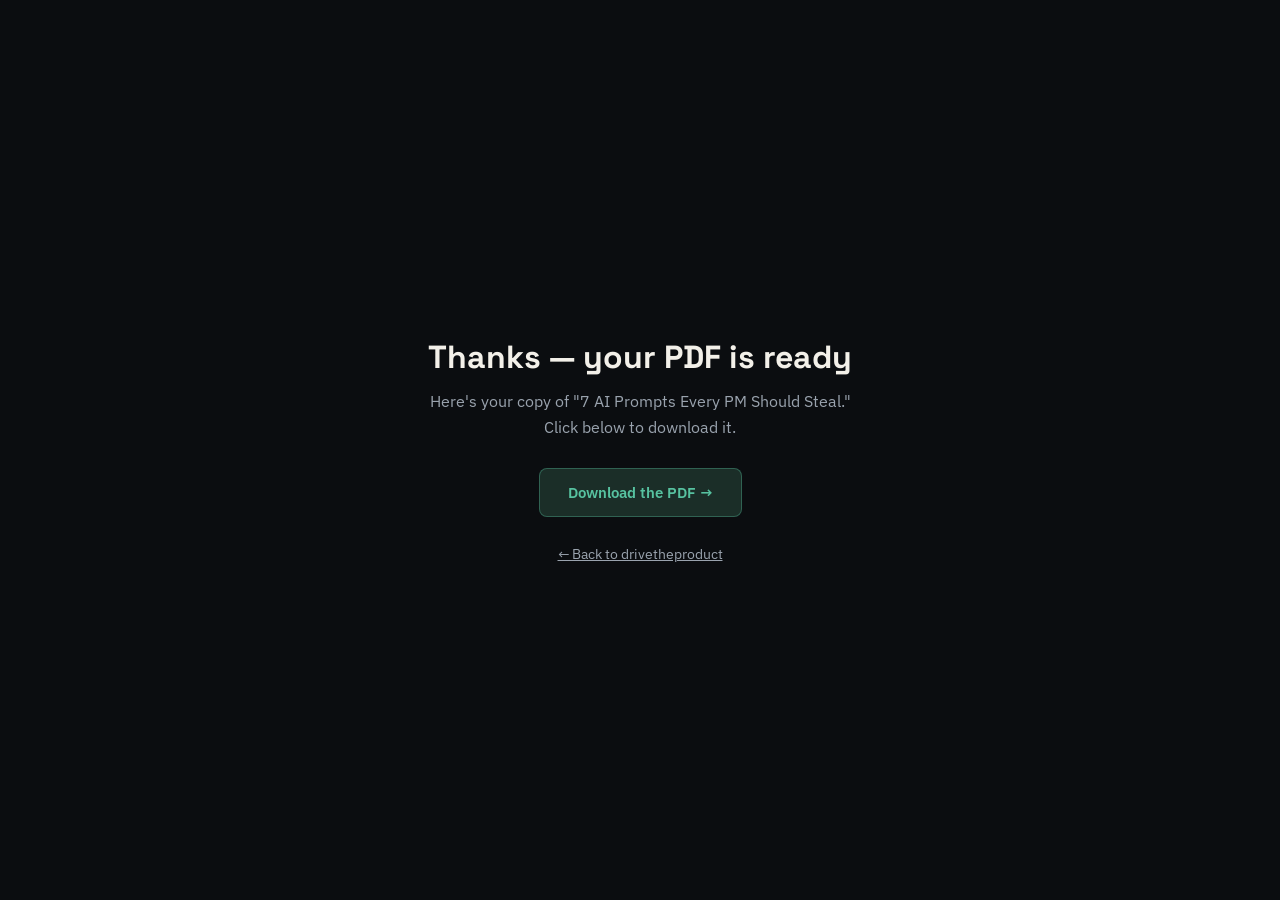
<file: thanks.html>
<!doctype html>
<html lang="en">
<head>
<meta charset="utf-8">
<meta name="viewport" content="width=device-width, initial-scale=1">
<title>Thanks! — drivetheproduct</title>
<meta name="description" content="Your free PDF is ready to download.">
<link rel="preconnect" href="https://fonts.googleapis.com">
<link href="https://fonts.googleapis.com/css2?family=Space+Grotesk:wght@500;600;700&family=IBM+Plex+Sans:wght@400;500;600&display=swap" rel="stylesheet">
<style>
  :root{
    --bg:#0B0D10;
    --bg-alt:#15181D;
    --bg-card:#1B1F26;
    --line:#2A2F38;
    --text:#F3F0E9;
    --text-muted:#9AA3AE;
    --teal:#57C2A0;
    --teal-soft:#1B2E28;
  }
  *{box-sizing:border-box;}
  body{margin:0;background:var(--bg);color:var(--text);font-family:'IBM Plex Sans',system-ui,sans-serif;min-height:100vh;display:flex;flex-direction:column;align-items:center;justify-content:center;text-align:center;padding:24px;}
  h1{font-family:'Space Grotesk',system-ui,sans-serif;font-size:32px;margin:0 0 12px;}
  p{font-size:16px;line-height:1.6;color:var(--text-muted);max-width:440px;margin:0 0 28px;}
  .btn{display:inline-block;background:var(--teal-soft);color:var(--teal);border:1px solid rgba(87,194,160,0.35);border-radius:8px;padding:14px 28px;font-weight:600;font-size:15px;text-decoration:none;font-family:'IBM Plex Sans',system-ui,sans-serif;}
  .back{margin-top:28px;font-size:14px;color:var(--text-muted);text-decoration:underline;}
</style>
</head>
<body>
  <h1>Thanks — your PDF is ready</h1>
  <p>Here's your copy of "7 AI Prompts Every PM Should Steal." Click below to download it.</p>
  <a class="btn" href="/freebie/7_AI_Prompts_PM.pdf" download>Download the PDF &rarr;</a>
  <a class="back" href="/">&larr; Back to drivetheproduct</a>
</body>
</html>
</file>
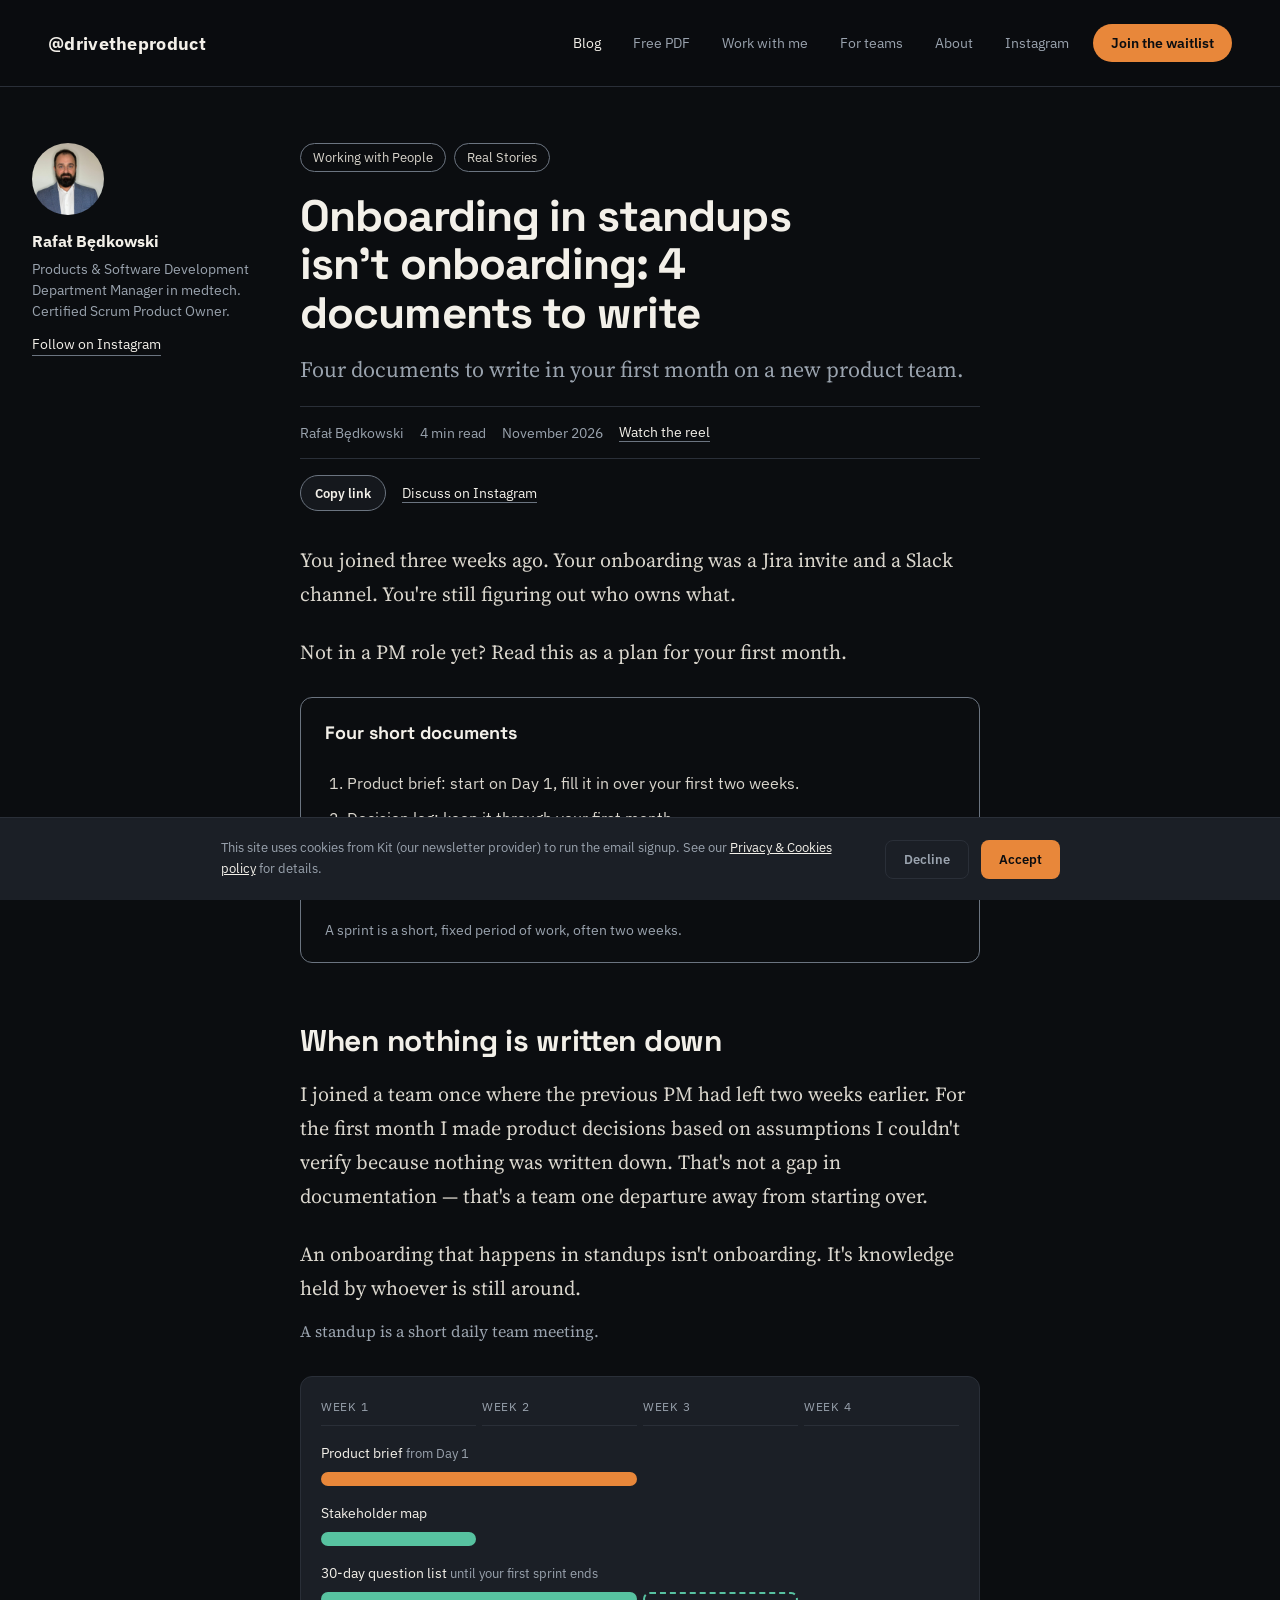
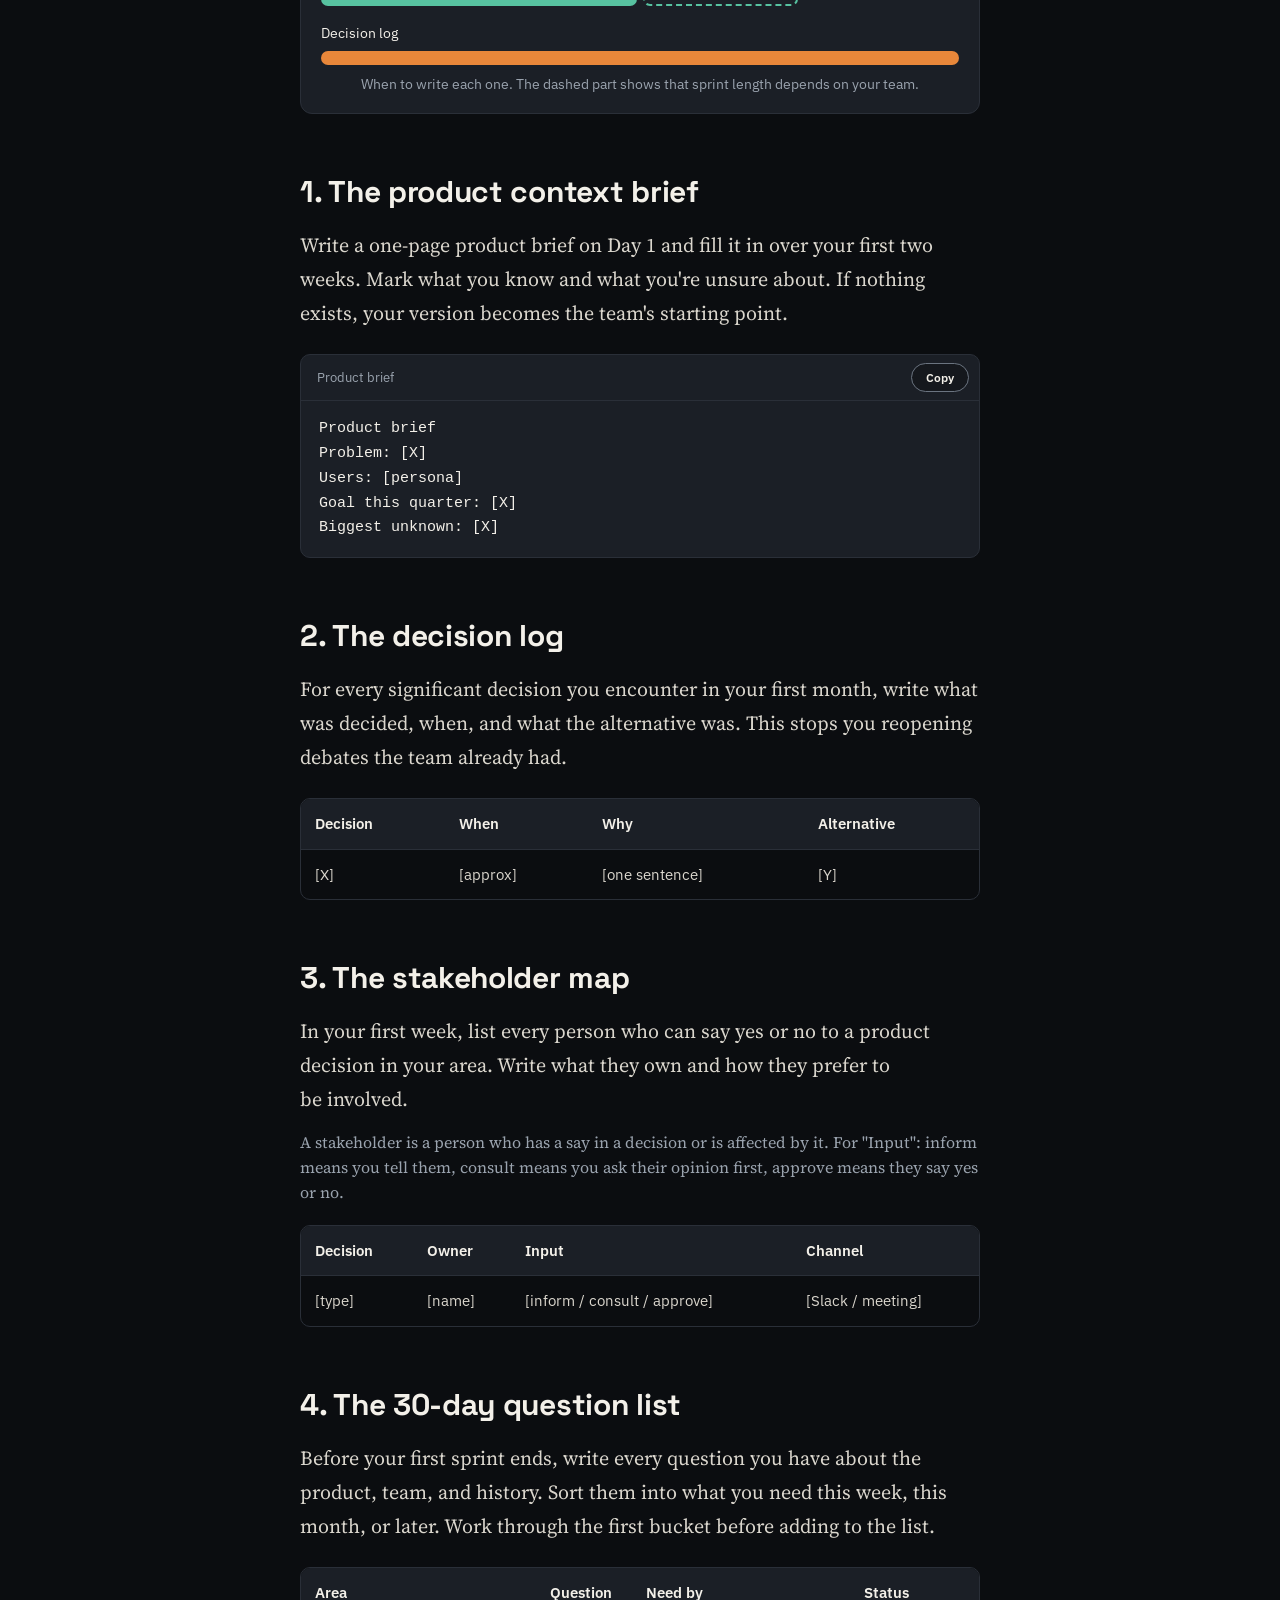
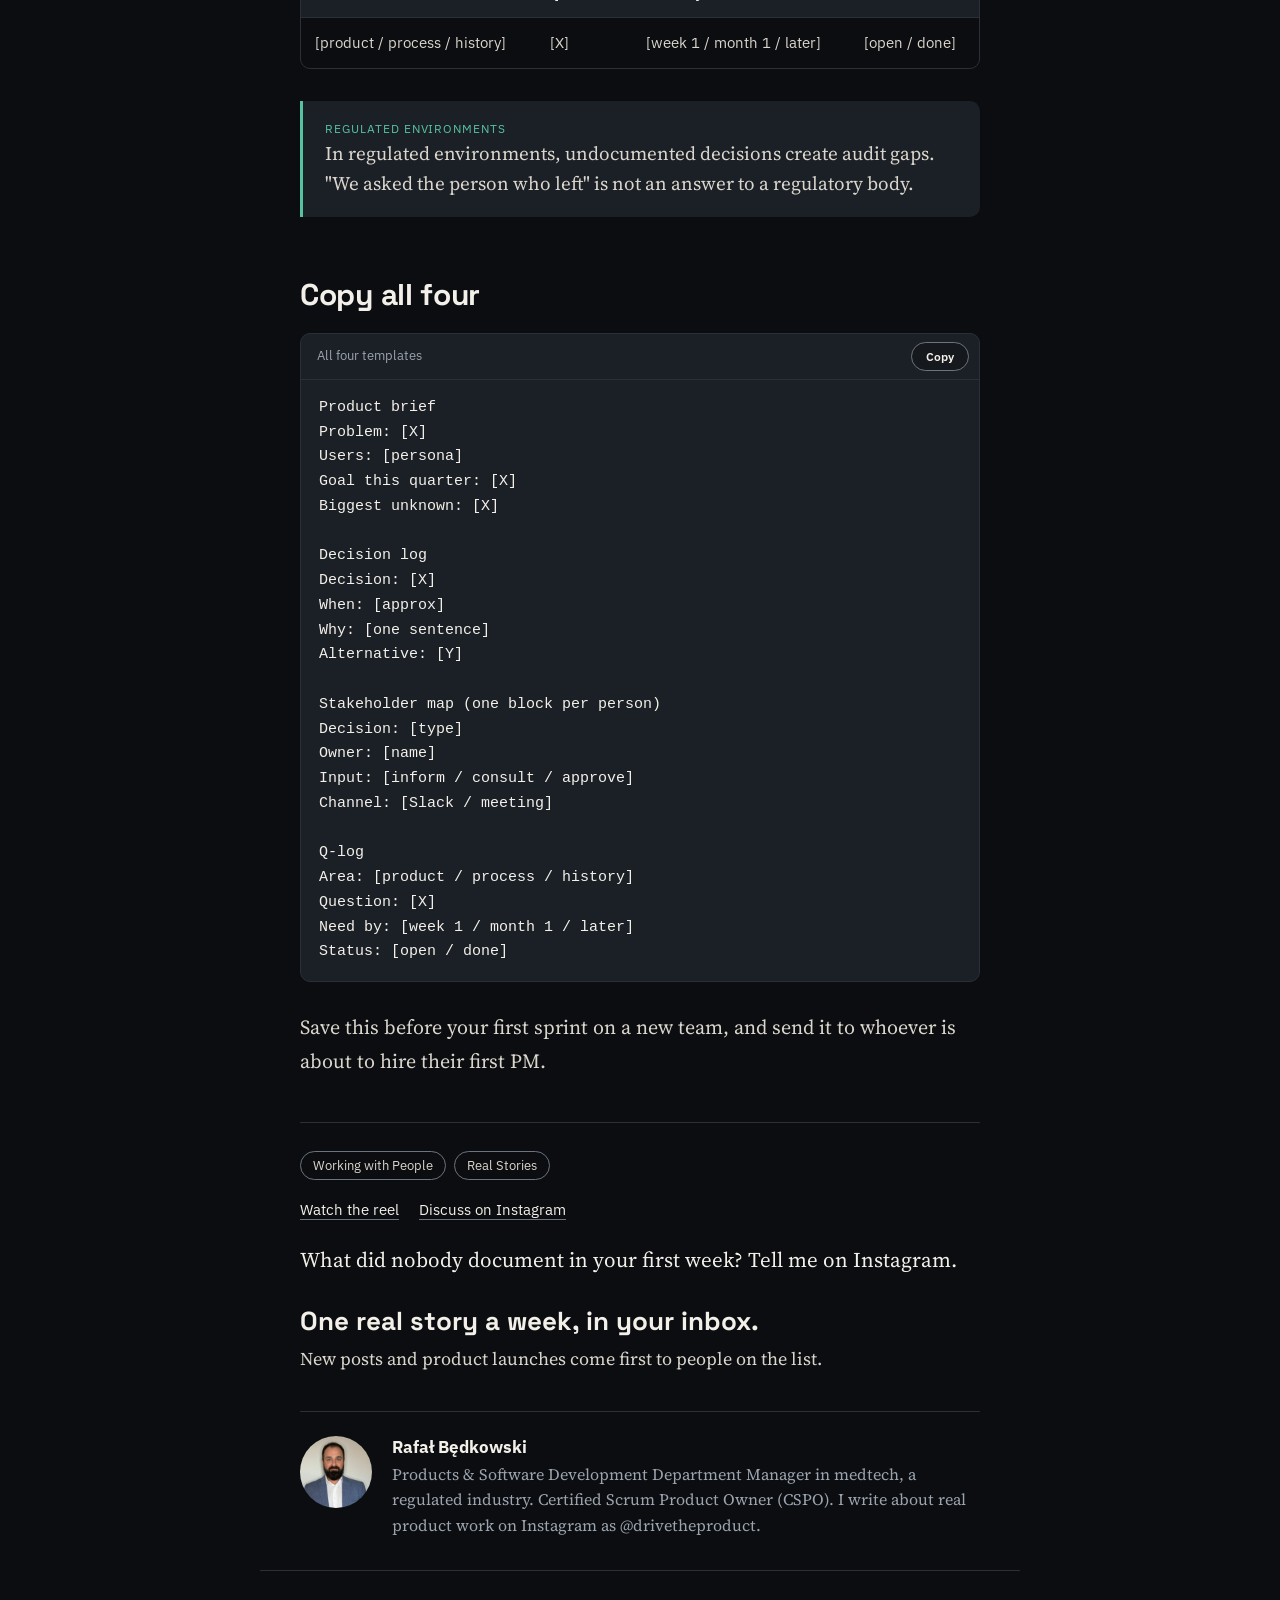
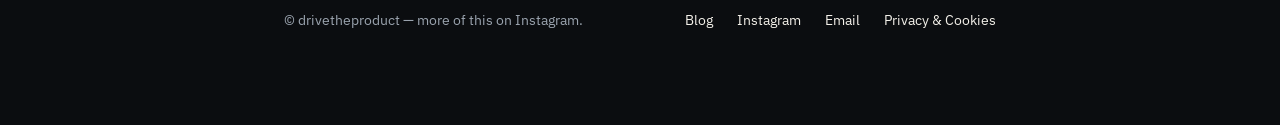
<file: blog/new-pm-onboarding-4-documents.html>
<!doctype html>
<html lang="en">
<head>
<meta charset="utf-8">
<meta name="viewport" content="width=device-width, initial-scale=1">
<title>New PM Onboarding: 4 Documents to Write in Month One | drivetheproduct</title>
<meta name="description" content="A new product manager's first month: four short documents to write (product brief, decision log, stakeholder map, question list), plus templates.">
<link rel="canonical" href="https://drivetheproduct.pm/blog/new-pm-onboarding-4-documents.html">
<link rel="preconnect" href="https://fonts.googleapis.com">
<link href="https://fonts.googleapis.com/css2?family=Space+Grotesk:wght@500;600;700&family=IBM+Plex+Sans:wght@400;500;600&family=Source+Serif+4:ital,wght@0,400;0,600;1,400&display=swap" rel="stylesheet">
<link rel="stylesheet" href="/site.css">
<link rel="stylesheet" href="/blog/blog.css">
</head>
<body>
  <a class="skip-link" href="#main">Skip to content</a>
  <div class="progress" id="progress" aria-hidden="true"></div>

  <nav class="nav">
    <a href="/" style="font-size:18px;font-weight:700;letter-spacing:0.3px;">@drivetheproduct</a>
    <div class="nav-right">
      <button class="nav-toggle" id="navToggle" aria-label="Toggle menu" aria-expanded="false">&#9776;</button>
      <div class="nav-links" id="navLinks">
        <a href="/blog/" aria-current="page">Blog</a>
        <a href="/#freebies">Free PDF</a>
        <a href="/#offers">Work with me</a>
        <a href="/#consulting">For teams</a>
        <a href="/#about">About</a>
        <a href="https://instagram.com/drivetheproduct">Instagram</a>
      </div>
      <a class="btn-accent" href="/#freebies">Join the waitlist</a>
    </div>
  </nav>

  <main id="main" class="page">
    <div class="post-layout">
      <aside class="post-side" aria-label="About the author">
        <img src="/img/rafal.jpg" width="72" height="72" alt="Rafał Będkowski" loading="lazy">
        <strong>Rafał Będkowski</strong>
        Products &amp; Software Development Department Manager in medtech. Certified Scrum Product Owner.
        <br><a href="https://instagram.com/drivetheproduct">Follow on Instagram</a>
      </aside>

      <article class="post" id="article">
        <header class="post-head">
          <div class="post-tags"><span class="tag">Working with People</span><span class="tag">Real Stories</span></div>
          <h1>Onboarding in standups isn't onboarding: 4 documents to write</h1>
          <p class="post-lead">Four documents to write in your first month on a new product team.</p>
          <div class="post-byline">
            <img class="byline-avatar" src="/img/rafal.jpg" width="32" height="32" alt="">
            <span>Rafał Będkowski</span>
            <span>4 min read</span>
            <span>November 2026</span>
            <a href="https://www.instagram.com/reel/Dfz5upMiTuM/">Watch the reel</a>
          </div>
          <div class="post-actions">
            <button class="copy-link" type="button" id="copyLink">Copy link</button>
            <a href="https://www.instagram.com/reel/Dfz5upMiTuM/">Discuss on Instagram</a>
          </div>
        </header>

        <div class="post-body">
          <p>You joined three weeks ago. Your onboarding was a Jira invite and a Slack channel. You're still figuring out who owns what.</p>
          <p>Not in a PM role yet? Read this as a plan for your first month.</p>

          <div class="tldr">
            <p class="tldr-title">Four short documents</p>
            <ol>
              <li>Product brief: start on Day 1, fill it in over your first two weeks.</li>
              <li>Decision log: keep it through your first month.</li>
              <li>Stakeholder map: write it in your first week.</li>
              <li>30-day question list: write it before your first sprint ends.</li>
            </ol>
            <p class="gloss">A sprint is a short, fixed period of work, often two weeks.</p>
          </div>

          <h2>When nothing is written down</h2>
          <p>I joined a team once where the previous PM had left two weeks earlier. For the first month I made product decisions based on assumptions I couldn't verify because nothing was written down. That's not a gap in documentation — that's a team one departure away from starting over.</p>
          <p>An onboarding that happens in standups isn't onboarding. It's knowledge held by whoever is still around.</p>
          <p class="gloss">A standup is a short daily team meeting.</p>

          <figure class="timeline" role="img" aria-label="Timeline of the first month with four bars. The product brief runs from Day 1 to the end of week 2. The stakeholder map runs through week 1. The question list runs until your first sprint ends; the length of a sprint depends on your team. The decision log runs through the whole first month.">
            <div class="tl-axis" aria-hidden="true"><span>Week 1</span><span>Week 2</span><span>Week 3</span><span>Week 4</span></div>
            <div class="tl-row" aria-hidden="true">
              <div class="tl-label">Product brief <small>from Day 1</small></div>
              <div class="tl-bar" style="grid-column:1 / 3"></div>
            </div>
            <div class="tl-row" aria-hidden="true">
              <div class="tl-label">Stakeholder map</div>
              <div class="tl-bar teal" style="grid-column:1 / 2"></div>
            </div>
            <div class="tl-row" aria-hidden="true">
              <div class="tl-label">30-day question list <small>until your first sprint ends</small></div>
              <div class="tl-bar teal" style="grid-column:1 / 3"></div>
              <div class="tl-bar open" style="grid-column:3 / 4"></div>
            </div>
            <div class="tl-row" aria-hidden="true">
              <div class="tl-label">Decision log</div>
              <div class="tl-bar" style="grid-column:1 / 5"></div>
            </div>
            <figcaption>When to write each one. The dashed part shows that sprint length depends on your team.</figcaption>
          </figure>

          <h2>1. The product context brief</h2>
          <p>Write a one-page product brief on Day 1 and fill it in over your first two weeks. Mark what you know and what you're unsure about. If nothing exists, your version becomes the team's starting point.</p>
          <div class="code">
            <div class="code-bar"><span>Product brief</span><button class="copy-btn" type="button" data-target="code-brief" aria-label="Copy the product brief template">Copy</button></div>
<pre tabindex="0" id="code-brief"><code>Product brief
Problem: [X]
Users: [persona]
Goal this quarter: [X]
Biggest unknown: [X]</code></pre>
          </div>

          <h2>2. The decision log</h2>
          <p>For every significant decision you encounter in your first month, write what was decided, when, and what the alternative was. This stops you reopening debates the team already had.</p>
          <div class="tablewrap" tabindex="0" role="region" aria-label="Decision log template (scrollable)">
            <table>
              <caption class="sr-only">Decision log template</caption>
              <thead><tr><th scope="col">Decision</th><th scope="col">When</th><th scope="col">Why</th><th scope="col">Alternative</th></tr></thead>
              <tbody><tr><td>[X]</td><td>[approx]</td><td>[one sentence]</td><td>[Y]</td></tr></tbody>
            </table>
          </div>

          <h2>3. The stakeholder map</h2>
          <p>In your first week, list every person who can say yes or no to a product decision in your area. Write what they own and how they prefer to be involved.</p>
          <p class="gloss">A stakeholder is a person who has a say in a decision or is affected by it. For "Input": inform means you tell them, consult means you ask their opinion first, approve means they say yes or no.</p>
          <div class="tablewrap" tabindex="0" role="region" aria-label="Stakeholder map template (scrollable)">
            <table>
              <caption class="sr-only">Stakeholder map template</caption>
              <thead><tr><th scope="col">Decision</th><th scope="col">Owner</th><th scope="col">Input</th><th scope="col">Channel</th></tr></thead>
              <tbody><tr><td>[type]</td><td>[name]</td><td>[inform / consult / approve]</td><td>[Slack / meeting]</td></tr></tbody>
            </table>
          </div>

          <h2>4. The 30-day question list</h2>
          <p>Before your first sprint ends, write every question you have about the product, team, and history. Sort them into what you need this week, this month, or later. Work through the first bucket before adding to the list.</p>
          <div class="tablewrap" tabindex="0" role="region" aria-label="Question list template (scrollable)">
            <table>
              <caption class="sr-only">30-day question list template</caption>
              <thead><tr><th scope="col">Area</th><th scope="col">Question</th><th scope="col">Need by</th><th scope="col">Status</th></tr></thead>
              <tbody><tr><td>[product / process / history]</td><td>[X]</td><td>[week 1 / month 1 / later]</td><td>[open / done]</td></tr></tbody>
            </table>
          </div>

          <aside class="callout" aria-labelledby="reg-title">
            <p class="callout-title" id="reg-title">Regulated environments</p>
            <p>In regulated environments, undocumented decisions create audit gaps. "We asked the person who left" is not an answer to a regulatory body.</p>
          </aside>

          <h2>Copy all four</h2>
          <div class="code">
            <div class="code-bar"><span>All four templates</span><button class="copy-btn" type="button" data-target="code-all" aria-label="Copy all four templates">Copy</button></div>
<pre tabindex="0" id="code-all"><code>Product brief
Problem: [X]
Users: [persona]
Goal this quarter: [X]
Biggest unknown: [X]

Decision log
Decision: [X]
When: [approx]
Why: [one sentence]
Alternative: [Y]

Stakeholder map (one block per person)
Decision: [type]
Owner: [name]
Input: [inform / consult / approve]
Channel: [Slack / meeting]

Q-log
Area: [product / process / history]
Question: [X]
Need by: [week 1 / month 1 / later]
Status: [open / done]</code></pre>
          </div>
          <p>Save this before your first sprint on a new team, and send it to whoever is about to hire their first PM.</p>
        </div>

        <footer class="post-foot">
          <div class="post-tags"><span class="tag">Working with People</span><span class="tag">Real Stories</span></div>
          <div class="post-links">
            <a href="https://www.instagram.com/reel/Dfz5upMiTuM/">Watch the reel</a>
            <a href="https://www.instagram.com/reel/Dfz5upMiTuM/">Discuss on Instagram</a>
          </div>
          <p class="post-ask">What did nobody document in your first week? Tell me on Instagram.</p>
          <div class="post-sub">
            <h2>One real story a week, in your inbox.</h2>
            <p>New posts and product launches come first to people on the list.</p>
            <div class="kit-slot">
              <script async data-uid="ba836fe4b6" src="https://drivetheproduct.kit.com/ba836fe4b6/index.js"></script>
            </div>
          </div>
          <div class="author-box">
            <img src="/img/rafal.jpg" width="72" height="72" alt="Rafał Będkowski" loading="lazy">
            <div>
              <strong>Rafał Będkowski</strong>
              <p>Products &amp; Software Development Department Manager in medtech, a regulated industry. Certified Scrum Product Owner (CSPO). I write about real product work on Instagram as @drivetheproduct.</p>
            </div>
          </div>
        </footer>
      </article>
    </div>
  </main>

  <footer>
    <div class="copy">&copy; drivetheproduct — more of this on Instagram.</div>
    <div class="links">
      <a href="/blog/">Blog</a>
      <a href="https://instagram.com/drivetheproduct">Instagram</a>
      <a href="mailto:drivetheproduct@gmail.com">Email</a>
      <a href="/privacy.html">Privacy &amp; Cookies</a>
    </div>
  </footer>

  <div class="cookie-bar" id="cookieBar">
    <p>This site uses cookies from Kit (our newsletter provider) to run the email signup. See our <a href="/privacy.html">Privacy &amp; Cookies policy</a> for details.</p>
    <div class="cookie-bar-actions">
      <button class="cookie-btn cookie-btn-decline" id="cookieDecline" type="button">Decline</button>
      <button class="cookie-btn cookie-btn-accept" id="cookieAccept" type="button">Accept</button>
    </div>
  </div>

  <span class="sr-only" id="copyStatus" role="status" aria-live="polite"></span>
  <script src="/site.js" defer></script>
  <script src="/blog/blog.js" defer></script>
</body>
</html>
</file>
<file: site.css>
/* site.css — wspólne style całej witryny (strona sprzedażowa + blog).
   Style specyficzne dla danej strony zostają w jej własnym <style>. */

:root{
  --bg:#0B0D10;
  --bg-alt:#15181D;
  --bg-card:#1B1F26;
  --line:#2A2F38;
  --text:#F3F0E9;
  --text-muted:#9AA3AE;
  --accent:#E8873A;
  --accent-soft:#3A2A1C;
  --teal:#57C2A0;
  --teal-soft:#1B2E28;
  --text-body:#DAD6CD;
  --line-strong:#6B7480;
  --font-serif:'Source Serif 4',Georgia,'Times New Roman',serif;
}
*{box-sizing:border-box;}
html{scroll-padding-top:96px;scroll-padding-bottom:140px;}
html,body{overflow-x:clip;max-width:100%;}
@supports not (overflow:clip){html,body{overflow-x:hidden;}}
body{margin:0;background:var(--bg);color:var(--text);font-family:'IBM Plex Sans',system-ui,sans-serif;}
h1,h2,h3{font-family:'Space Grotesk',system-ui,sans-serif;margin:0;}
a{color:inherit;text-decoration:none;}
ul{margin:0;padding:0;list-style:none;}
::selection{background:var(--accent);color:#0B0D10;}
:focus-visible{outline:2px solid var(--teal);outline-offset:2px;}
.skip-link{position:absolute;left:16px;top:-48px;z-index:2000;padding:10px 16px;border-radius:8px;background:var(--accent);color:#0B0D10 !important;font-size:14px;font-weight:600;}
.skip-link:focus{top:16px;}

/* Nawigacja */
.nav{width:100%;padding:24px 48px;display:flex;align-items:center;justify-content:space-between;border-bottom:1px solid var(--line);position:sticky;top:0;background:rgba(11,13,16,0.9);backdrop-filter:blur(6px);z-index:10;}
.nav-right{display:flex;align-items:center;gap:24px;}
.nav-links{display:flex;gap:32px;align-items:center;}
.nav-links a{font-size:14px;color:var(--text-muted);}
.nav-links a:hover,.nav-links a[aria-current="page"]{color:var(--text);}
h1,h2{text-wrap:balance;}
p{text-wrap:pretty;}
.nav-toggle{display:none;background:none;border:none;color:var(--text);font-size:22px;line-height:1;cursor:pointer;padding:4px 6px;}

/* Przyciski i pigułki */
.btn-accent{font-size:14px;font-weight:600;padding:10px 18px;border-radius:999px;background:var(--accent);color:#0B0D10 !important;}
.btn-primary{font-size:15px;font-weight:600;padding:14px 28px;border-radius:999px;background:var(--accent);color:#0B0D10 !important;}
.btn-secondary{font-size:15px;font-weight:600;padding:14px 28px;border-radius:999px;border:1px solid var(--line);color:var(--text) !important;}
.btn-card{display:inline-block;font-size:14px;font-weight:600;padding:12px 20px;border-radius:8px;text-align:center;margin-top:auto;}
.btn-card-accent{background:var(--accent-soft);color:var(--accent) !important;border:1px solid rgba(232,135,58,0.35);}
.btn-card-teal{background:var(--teal-soft);color:var(--teal) !important;border:1px solid rgba(87,194,160,0.35);}
.pill{font-size:11px;font-weight:600;padding:4px 10px;border-radius:999px;white-space:nowrap;}
.pill-accent{background:var(--accent-soft);color:var(--accent);}
.pill-teal{background:var(--teal-soft);color:var(--teal);}

/* Tagi i wiersze wpisów (blog + strona główna) */
.tag{display:inline-block;font-size:13px;line-height:1;padding:7px 12px;border:1px solid var(--line-strong);border-radius:999px;color:var(--text-body);}
.post-tags{display:flex;gap:8px;flex-wrap:wrap;}
.post-row{display:flex;flex-direction:column;gap:10px;padding:24px 0;border-bottom:1px solid var(--line);}
.post-row :is(h2,h3){font-size:26px;line-height:1.2;letter-spacing:-0.01em;font-weight:700;}
.post-row:hover :is(h2,h3){color:var(--accent);}
.post-row p{font-family:var(--font-serif);font-size:18px;line-height:1.55;color:var(--text-muted);margin:0;}
.post-meta{font-size:13px;color:var(--text-muted);}

/* Stopka */
footer{width:100%;max-width:760px;margin:0 auto;padding:40px 24px;border-top:1px solid var(--line);background:transparent;display:flex;align-items:center;justify-content:space-between;flex-wrap:wrap;gap:16px;}
footer .copy{font-size:14px;color:var(--text-muted);}
footer .links{display:flex;flex-wrap:wrap;gap:12px 24px;}
footer .links a{font-size:14px;color:var(--text);}

/* Pasek cookies */
.cookie-bar{position:fixed;left:0;right:0;bottom:0;z-index:100;background:var(--bg-card);border-top:1px solid var(--line);padding:20px 48px;display:none;align-items:center;justify-content:center;gap:24px;flex-wrap:wrap;}
.cookie-bar p{font-size:13px;line-height:1.6;color:var(--text-muted);margin:0;max-width:640px;}
.cookie-bar p a{color:var(--text);text-decoration:underline;}
.cookie-bar-actions{display:flex;gap:12px;flex-shrink:0;}
.cookie-btn{font-size:13px;font-weight:600;padding:10px 18px;border-radius:8px;cursor:pointer;border:none;font-family:'IBM Plex Sans',system-ui,sans-serif;}
.cookie-btn-accept{background:var(--accent);color:#0B0D10;}
.cookie-btn-decline{background:transparent;color:var(--text-muted);border:1px solid var(--line) !important;}

/* Responsywność: menu hamburger od 1000 px (6 linków w nawigacji), reszta od 720 px (kolejność reguł jak w oryginale) */
@media (max-width:1000px){
  .nav{padding:16px 20px;position:sticky;flex-wrap:nowrap;}
  .nav-right{gap:10px;}
  .nav-toggle{display:block;}
  .nav-links{display:none;position:absolute;top:100%;left:0;right:0;flex-direction:column;align-items:flex-start;gap:2px;background:var(--bg-alt);border-bottom:1px solid var(--line);padding:8px 20px 16px;box-shadow:0 12px 24px rgba(0,0,0,0.35);}
  .nav-links.open{display:flex;}
  .nav-links a{font-size:15px;padding:10px 0;width:100%;border-bottom:1px solid var(--line);}
  .nav-links a:last-of-type{border-bottom:none;}
  .nav-links a.btn-accent{display:none;}
}
@media (max-width:720px){
  .cookie-bar{padding:16px 20px;}
}
@media (max-width:480px){
  .nav{padding:14px 16px;}
  .btn-accent{padding:8px 14px;font-size:13px;}
  /* Zachowuje dotychczasowy wygląd: w oryginale reguła bazowa footer nadpisywała resztę, więc na telefonie działało tylko column. */
  footer{flex-direction:column;}
}
</file>
<file: blog/blog.css>
/* blog.css — style bloga (strona listy i strony wpisów). Ładowany po /site.css. */

html,body{overflow-x:clip;}
.sr-only{position:absolute;width:1px;height:1px;margin:-1px;padding:0;overflow:hidden;clip:rect(0 0 0 0);white-space:nowrap;border:0;}

/* Pasek postępu czytania */
.progress{position:fixed;top:0;left:0;width:100%;height:3px;background:var(--accent);transform-origin:0 50%;transform:scaleX(0);z-index:50;}
@media (prefers-reduced-motion:no-preference){.progress{transition:transform .08s linear;}}

/* Układ strony wpisu: kolumna 680 px, od 1140 px lepka kolumna autora */
.page{max-width:1100px;margin:0 auto;padding:56px 24px 24px;}
.post-layout{display:block;}
.post-side{display:none;}
.post{max-width:680px;margin:0 auto;}
@media (min-width:1140px){
  .post-layout{display:grid;grid-template-columns:240px minmax(0,680px);gap:72px;justify-content:center;}
  .post{margin:0;}
  .post-side{display:block;position:sticky;top:104px;align-self:start;font-size:14px;line-height:1.5;color:var(--text-muted);}
  .post-side img{width:72px;height:72px;border-radius:50%;object-fit:cover;display:block;margin-bottom:14px;}
  .post-side strong{display:block;color:var(--text);font-size:16px;margin-bottom:6px;}
  .post-side a{display:inline-block;margin-top:12px;color:var(--text);border-bottom:1px solid var(--line-strong);}
}

@media (min-width:1280px){
  .post-layout{grid-template-columns:minmax(0,1fr) 680px minmax(0,1fr);gap:0;}
  .post{grid-column:2;}
  .post-side{grid-column:1;justify-self:end;width:220px;margin-right:48px;}
}

/* Poniżej 1140 px: awatar w linii autora (kolumna autora jest wtedy ukryta) */
.byline-avatar{display:none;}
@media (max-width:1139px){
  .byline-avatar{display:inline-block;width:32px;height:32px;border-radius:50%;object-fit:cover;}
}

/* Wiersz akcji pod tytułem */
.post-actions{display:flex;gap:10px 16px;flex-wrap:wrap;align-items:center;margin:-16px 0 32px;font-family:'IBM Plex Sans',system-ui,sans-serif;font-size:14px;}
.post-actions a{color:var(--text);border-bottom:1px solid var(--line-strong);}
.post-actions .copy-link{font:600 13px 'IBM Plex Sans',system-ui,sans-serif;padding:8px 14px;min-height:36px;border-radius:999px;border:1px solid var(--line-strong);background:var(--bg-alt);color:var(--text);cursor:pointer;}
.post-actions .copy-link:hover{border-color:var(--text-muted);}
.post-foot .post-tags{margin-bottom:20px;}

/* Nagłówek wpisu */
.post-head h1{font-size:44px;line-height:1.1;letter-spacing:-0.02em;margin:20px 0 16px;}
.post-lead{font-family:var(--font-serif);font-size:22px;line-height:1.5;color:var(--text-muted);margin:0 0 20px;}
.post-byline{display:flex;gap:6px 16px;flex-wrap:wrap;align-items:center;font-size:14px;color:var(--text-muted);padding:16px 0;border-top:1px solid var(--line);border-bottom:1px solid var(--line);margin-bottom:32px;}
.post-byline a{color:var(--text);border-bottom:1px solid var(--line-strong);}

/* Treść */
.post-body{font-family:var(--font-serif);font-size:20px;line-height:1.7;color:var(--text-body);}
.post-body p{margin:0 0 1.2em;}
.post-body h2{font-size:30px;line-height:1.2;letter-spacing:-0.01em;color:var(--text);margin:2em 0 0.6em;}
.post-body a{color:var(--teal);text-decoration:underline;text-underline-offset:3px;}
.post-body .gloss{font-size:16px;line-height:1.55;color:var(--text-muted);margin-top:-0.6em;}

/* Ramka TL;DR */
.tldr{border:1px solid var(--line-strong);border-radius:12px;padding:20px 24px;margin:28px 0;font-family:'IBM Plex Sans',system-ui,sans-serif;}
.tldr-title{font-family:'Space Grotesk',system-ui,sans-serif;font-size:18px;font-weight:700;color:var(--text);margin:0 0 10px;}
.tldr ol{margin:0;padding-left:22px;font-size:16px;line-height:1.7;color:var(--text-body);}
.tldr .gloss{font-family:'IBM Plex Sans',system-ui,sans-serif;font-size:14px;color:var(--text-muted);margin:12px 0 0;}

/* Diagram osi czasu */
.timeline{margin:32px 0;padding:20px;border:1px solid var(--line);border-radius:12px;background:var(--bg-card);font-family:'IBM Plex Sans',system-ui,sans-serif;}
.tl-axis,.tl-row{display:grid;grid-template-columns:repeat(4,minmax(0,1fr));column-gap:6px;}
.tl-axis span{font-size:12px;letter-spacing:.06em;text-transform:uppercase;color:var(--text-muted);padding-bottom:8px;border-bottom:1px solid var(--line);}
.tl-row{margin-top:16px;row-gap:6px;}
.tl-label{grid-column:1 / -1;font-size:14px;color:var(--text);}
.tl-label small{color:var(--text-muted);font-size:13px;}
.tl-bar{height:14px;border-radius:7px;background:var(--accent);}
.tl-bar.teal{background:var(--teal);}
.tl-bar.open{background:transparent;border:2px dashed var(--teal);}
.timeline figcaption{margin-top:18px;font-size:13px;color:var(--text-muted);}

/* Bloki kodu z przyciskiem Copy */
.code{margin:20px 0 28px;border:1px solid var(--line);border-radius:10px;background:var(--bg-card);overflow:hidden;}
.code-bar{display:flex;align-items:center;justify-content:space-between;gap:12px;padding:8px 10px 8px 16px;border-bottom:1px solid var(--line);font-family:'IBM Plex Sans',system-ui,sans-serif;font-size:13px;color:var(--text-muted);}
.copy-btn{font:600 12px 'IBM Plex Sans',system-ui,sans-serif;padding:6px 14px;border-radius:999px;border:1px solid var(--line-strong);background:var(--bg-alt);color:var(--text);cursor:pointer;}
.copy-btn:hover{border-color:var(--text-muted);}
.code pre{margin:0;padding:16px 18px;overflow-x:auto;font-family:ui-monospace,SFMono-Regular,Menlo,Consolas,'Liberation Mono',monospace;font-size:15px;line-height:1.65;color:var(--text);}

/* Tabele szablonów */
.tablewrap{overflow-x:auto;margin:20px 0 28px;border:1px solid var(--line);border-radius:10px;}
.tablewrap table{border-collapse:collapse;width:100%;min-width:520px;font-family:'IBM Plex Sans',system-ui,sans-serif;font-size:15px;}
.tablewrap th,.tablewrap td{padding:12px 14px;text-align:left;border-bottom:1px solid var(--line);}
.tablewrap tr:last-child td{border-bottom:0;}
.tablewrap th{font-weight:600;color:var(--text);background:var(--bg-card);}
.tablewrap td{color:var(--text-body);}

/* Ramka Regulated environments */
.callout{border-left:3px solid var(--teal);background:var(--bg-card);padding:18px 22px;border-radius:0 10px 10px 0;margin:32px 0;font-size:19px;line-height:1.6;}
.callout-title{font-family:'IBM Plex Sans',system-ui,sans-serif;font-size:12px;letter-spacing:.08em;text-transform:uppercase;color:var(--teal);margin:0 0 8px;}
.callout p{margin:0;}

/* Stopka wpisu */
.post-foot{display:block;width:auto;max-width:none;background:transparent;margin:44px 0 0;padding:28px 0 0;border-top:1px solid var(--line);}
.post-links{display:flex;gap:10px 20px;flex-wrap:wrap;font-family:'IBM Plex Sans',system-ui,sans-serif;font-size:15px;margin-bottom:24px;}
.post-links a{color:var(--text);border-bottom:1px solid var(--line-strong);}
.post-ask{font-family:var(--font-serif);font-size:21px;line-height:1.5;color:var(--text);margin:0 0 28px;}
.post-sub h2{font-size:26px;margin:0 0 8px;}
.post-sub p{font-family:var(--font-serif);font-size:18px;color:var(--text-body);margin:0 0 16px;}
.author-box{display:flex;gap:20px;align-items:flex-start;margin-top:40px;padding:24px 0 8px;border-top:1px solid var(--line);}
.author-box img{width:72px;height:72px;border-radius:50%;object-fit:cover;flex-shrink:0;}
.author-box strong{display:block;font-size:17px;margin-bottom:4px;}
.author-box p{font-family:var(--font-serif);font-size:16px;line-height:1.6;color:var(--text-muted);margin:0;}

/* Lista wpisów */
.blog-head h1{font-size:44px;line-height:1.1;letter-spacing:-0.02em;margin:0 0 14px;}
.blog-intro{font-family:var(--font-serif);font-size:21px;line-height:1.55;color:var(--text-body);margin:0 0 32px;max-width:640px;}
.blog-list{max-width:760px;margin:0 auto;}
.blog-list .post-row{border-top:1px solid var(--line);border-bottom:0;padding:28px 0;}
.blog-list .post-row:last-of-type{border-bottom:1px solid var(--line);}
.blog-more{font-family:var(--font-serif);font-size:18px;color:var(--text-muted);margin:24px 0 0;}
.blog-sub{max-width:760px;margin:48px auto 0;}
.blog-sub h2{font-size:28px;margin:0 0 8px;letter-spacing:-0.01em;}
.blog-sub p{font-family:var(--font-serif);font-size:18px;color:var(--text-body);margin:0 0 16px;}

/* Formularz Kit (newsletter) w blogu: ten sam wygląd co na stronie głównej */
.kit-slot{width:100%;max-width:420px;}
.kit-slot .formkit-form{width:100% !important;max-width:100% !important;min-width:0 !important;display:flex !important;flex-direction:column !important;align-items:center !important;gap:20px !important;margin:0 !important;padding:0 !important;}
.kit-slot .formkit-fields{display:flex !important;flex-direction:column !important;align-items:center !important;gap:20px !important;width:100% !important;margin:0 !important;padding:0 !important;}
.kit-slot .formkit-field{width:100% !important;margin:0 !important;padding:0 !important;}
.kit-slot .formkit-input{width:100% !important;box-sizing:border-box !important;height:auto !important;line-height:1.4 !important;background:#15181D !important;border:1px solid var(--line-strong) !important;color:#F3F0E9 !important;border-radius:8px !important;padding:16px !important;margin:0 !important;font-family:'IBM Plex Sans',system-ui,sans-serif !important;font-size:16px !important;text-align:center !important;}
.kit-slot .formkit-input::placeholder{color:#9AA3AE !important;text-align:center !important;}
.kit-slot .formkit-submit{width:100% !important;height:auto !important;line-height:1.4 !important;background:#1B2E28 !important;color:#57C2A0 !important;border:1px solid rgba(87,194,160,0.35) !important;border-radius:8px !important;padding:20px 16px !important;margin:0 !important;font-weight:700 !important;text-transform:uppercase !important;letter-spacing:0.5px !important;font-family:'IBM Plex Sans',system-ui,sans-serif !important;font-size:16px !important;cursor:pointer !important;}
.kit-slot .formkit-submit>span{padding:0 !important;display:block !important;}
.kit-slot .formkit-powered-by,.kit-slot .formkit-powered-by-convertkit-text,.kit-slot [data-element="powered-by"]{display:none !important;}

@media (max-width:720px){
  .page{padding:36px 20px 16px;}
  .post-head h1,.blog-head h1{font-size:34px;}
  .post-lead{font-size:19px;}
  .post-body{font-size:18px;}
  .post-body h2{font-size:26px;}
  .timeline{padding:16px;}
  .callout{font-size:17px;}
}
@media (max-width:480px){
  .post-head h1,.blog-head h1{font-size:30px;}
  .kit-slot .formkit-input{padding:12px 14px !important;}
  .kit-slot .formkit-submit{padding:14px !important;font-size:14px !important;}
}

/* Treść artykułu: listy, cytaty, nagłówki H3, obrazy, separator, kod w tekście */
.post-body ul,.post-body ol{list-style:revert;padding-left:1.4em;margin:0 0 1.2em;}
.post-body li{margin-bottom:.45em;}
.post-body blockquote{margin:1.6em 0;padding-left:20px;border-left:3px solid var(--accent);font-style:italic;}
.post-body h3{font-size:22px;line-height:1.3;color:var(--text);margin:1.6em 0 .5em;}
.post-body figure:not(.timeline){margin:2em 0;}
.post-body img{display:block;width:100%;height:auto;}
.post-body figcaption{text-align:center;font:14px 'IBM Plex Sans',system-ui,sans-serif;color:var(--text-muted);margin-top:10px;}
.post-body hr{border:0;margin:2.4em 0;text-align:center;}
.post-body hr::before{content:"· · ·";letter-spacing:.6em;color:var(--text-muted);}
.post-body code{font-family:ui-monospace,SFMono-Regular,Menlo,Consolas,monospace;font-size:.85em;background:var(--bg-card);padding:.1em .35em;border-radius:4px;}
.post-body .code code{background:none;padding:0;font-size:inherit;}
</file>
